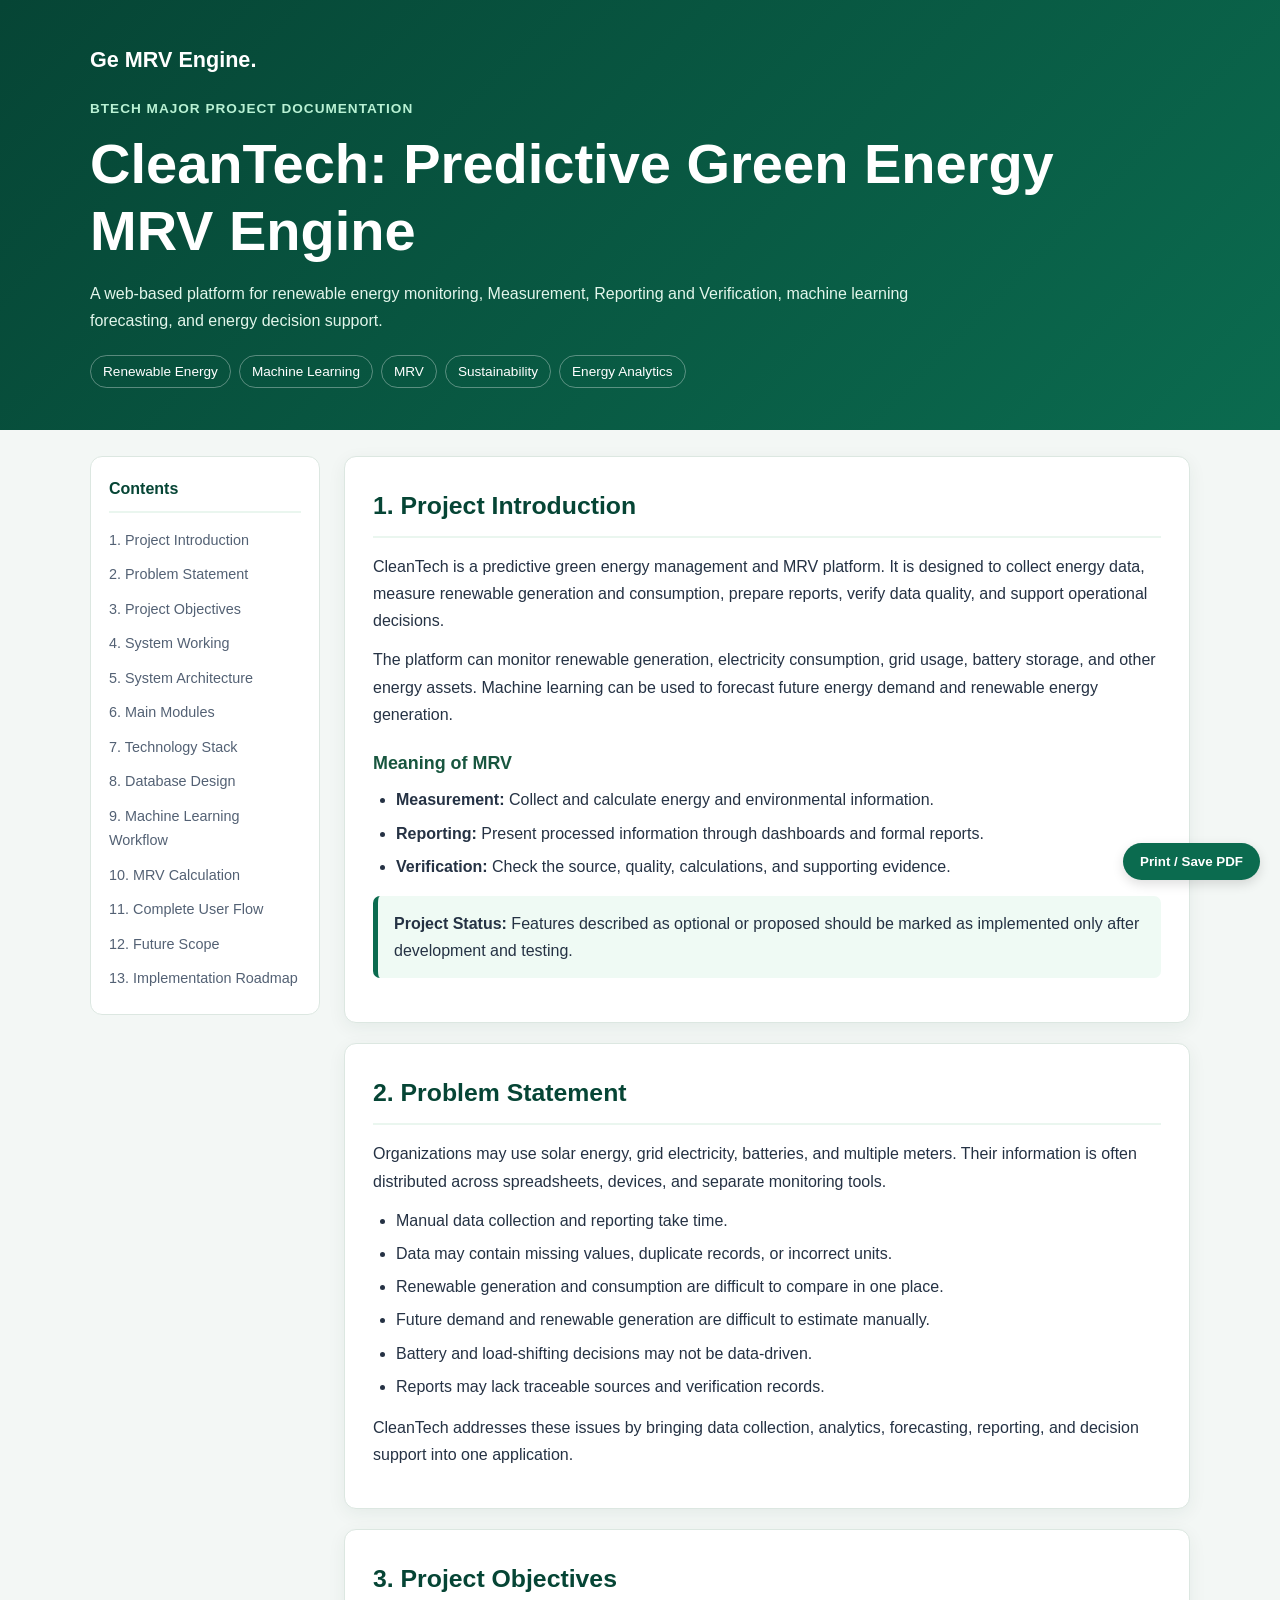
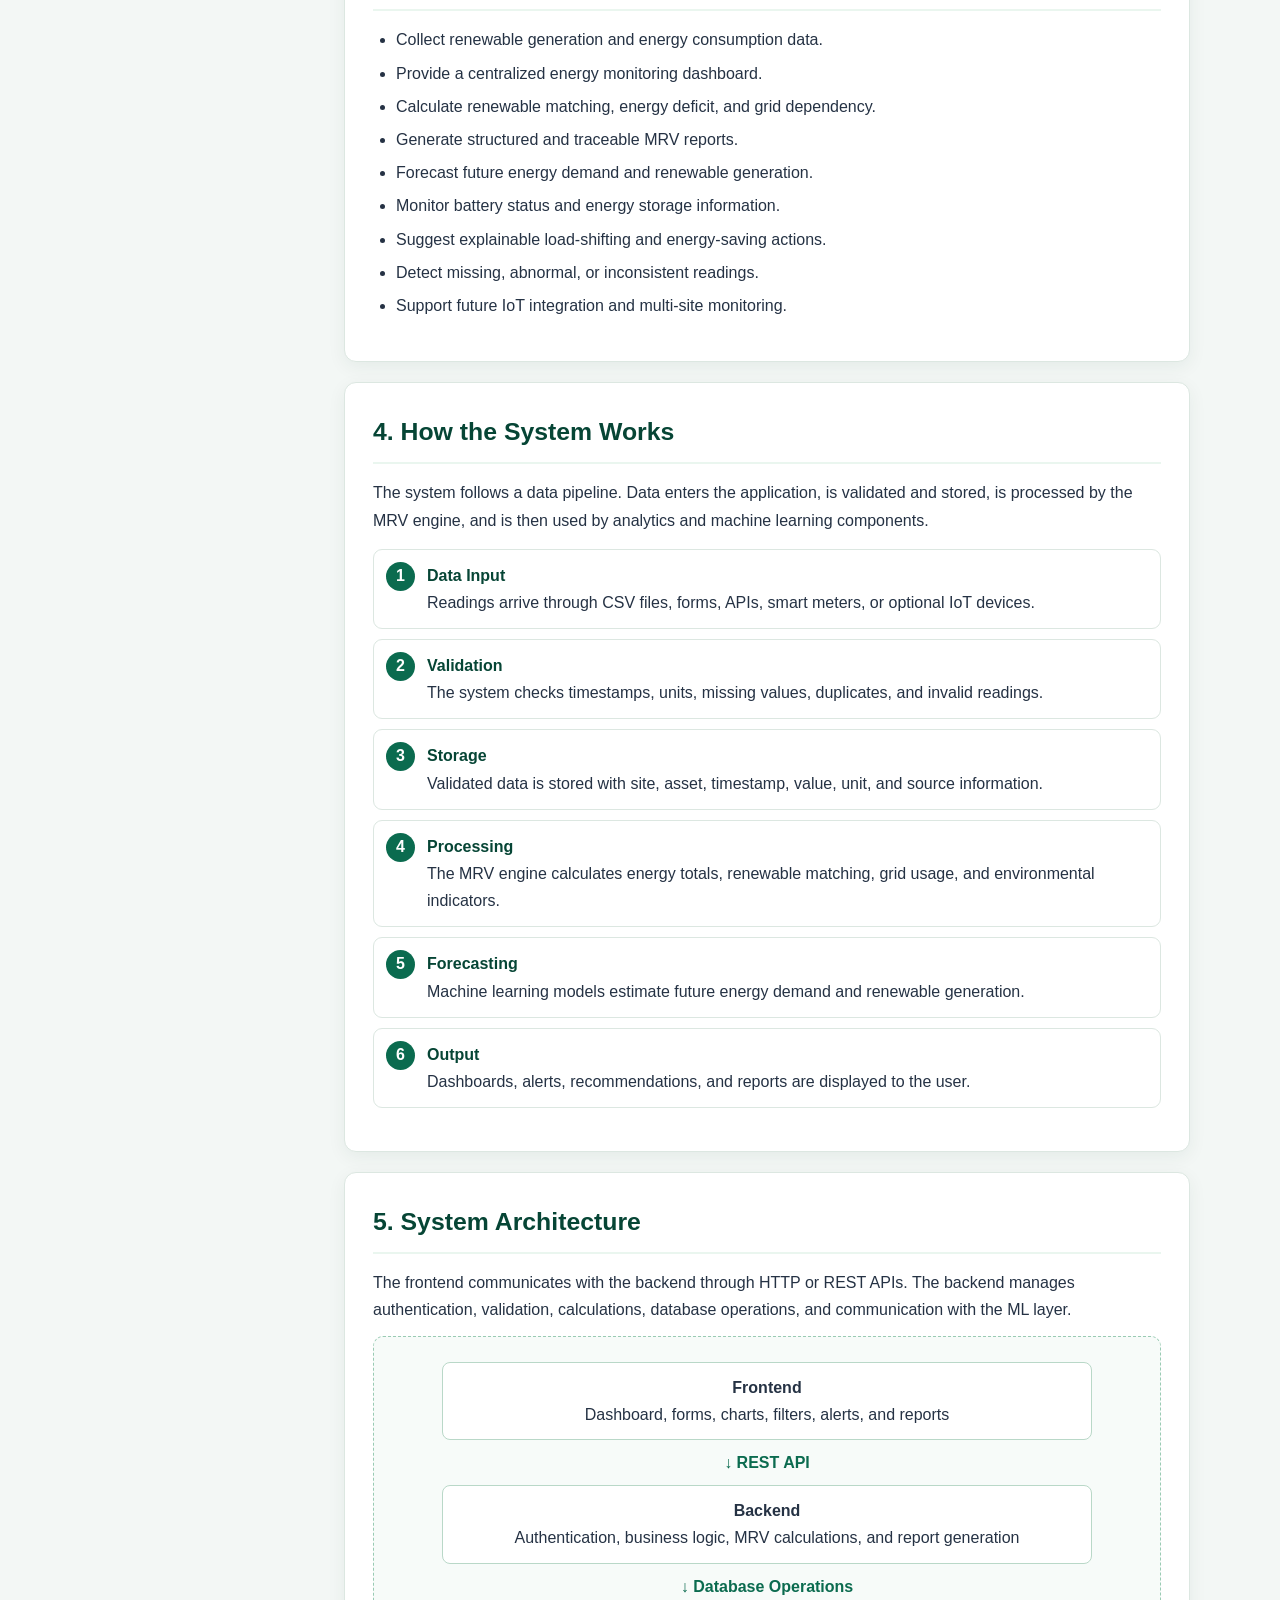
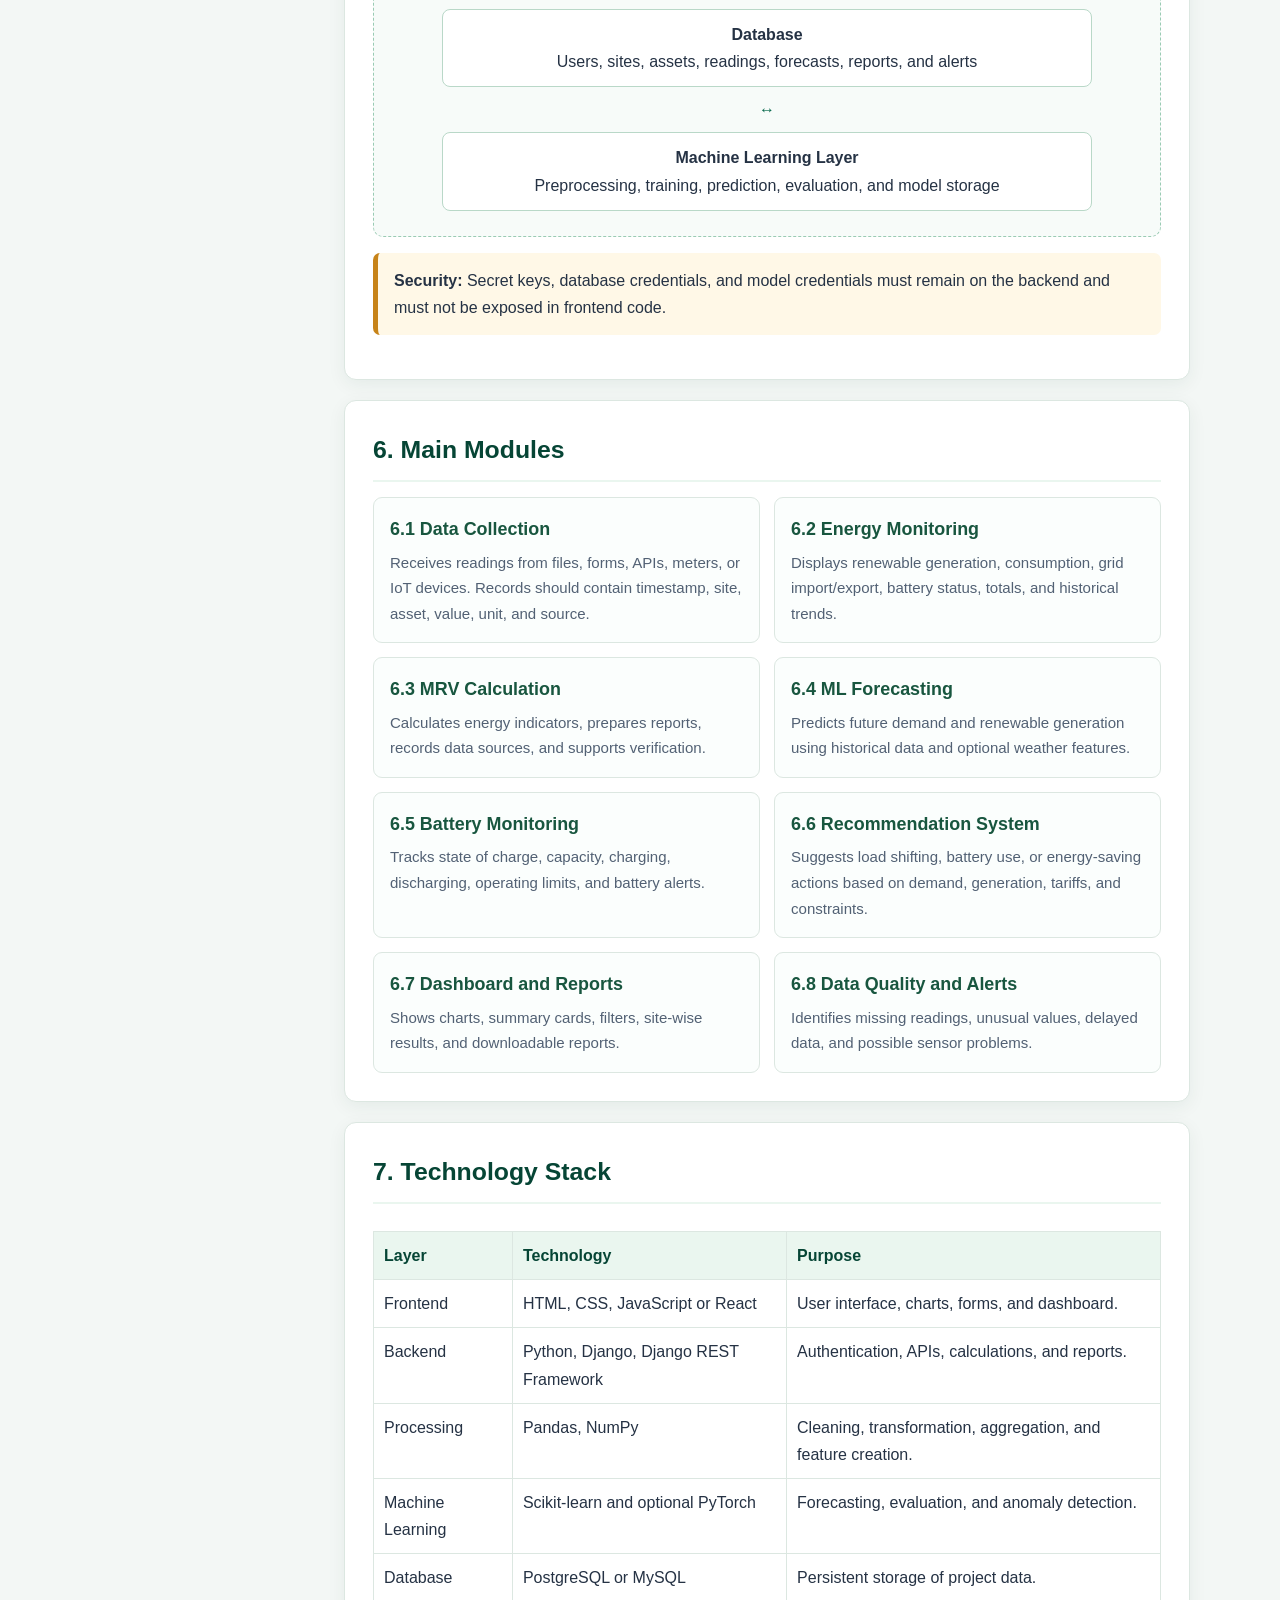
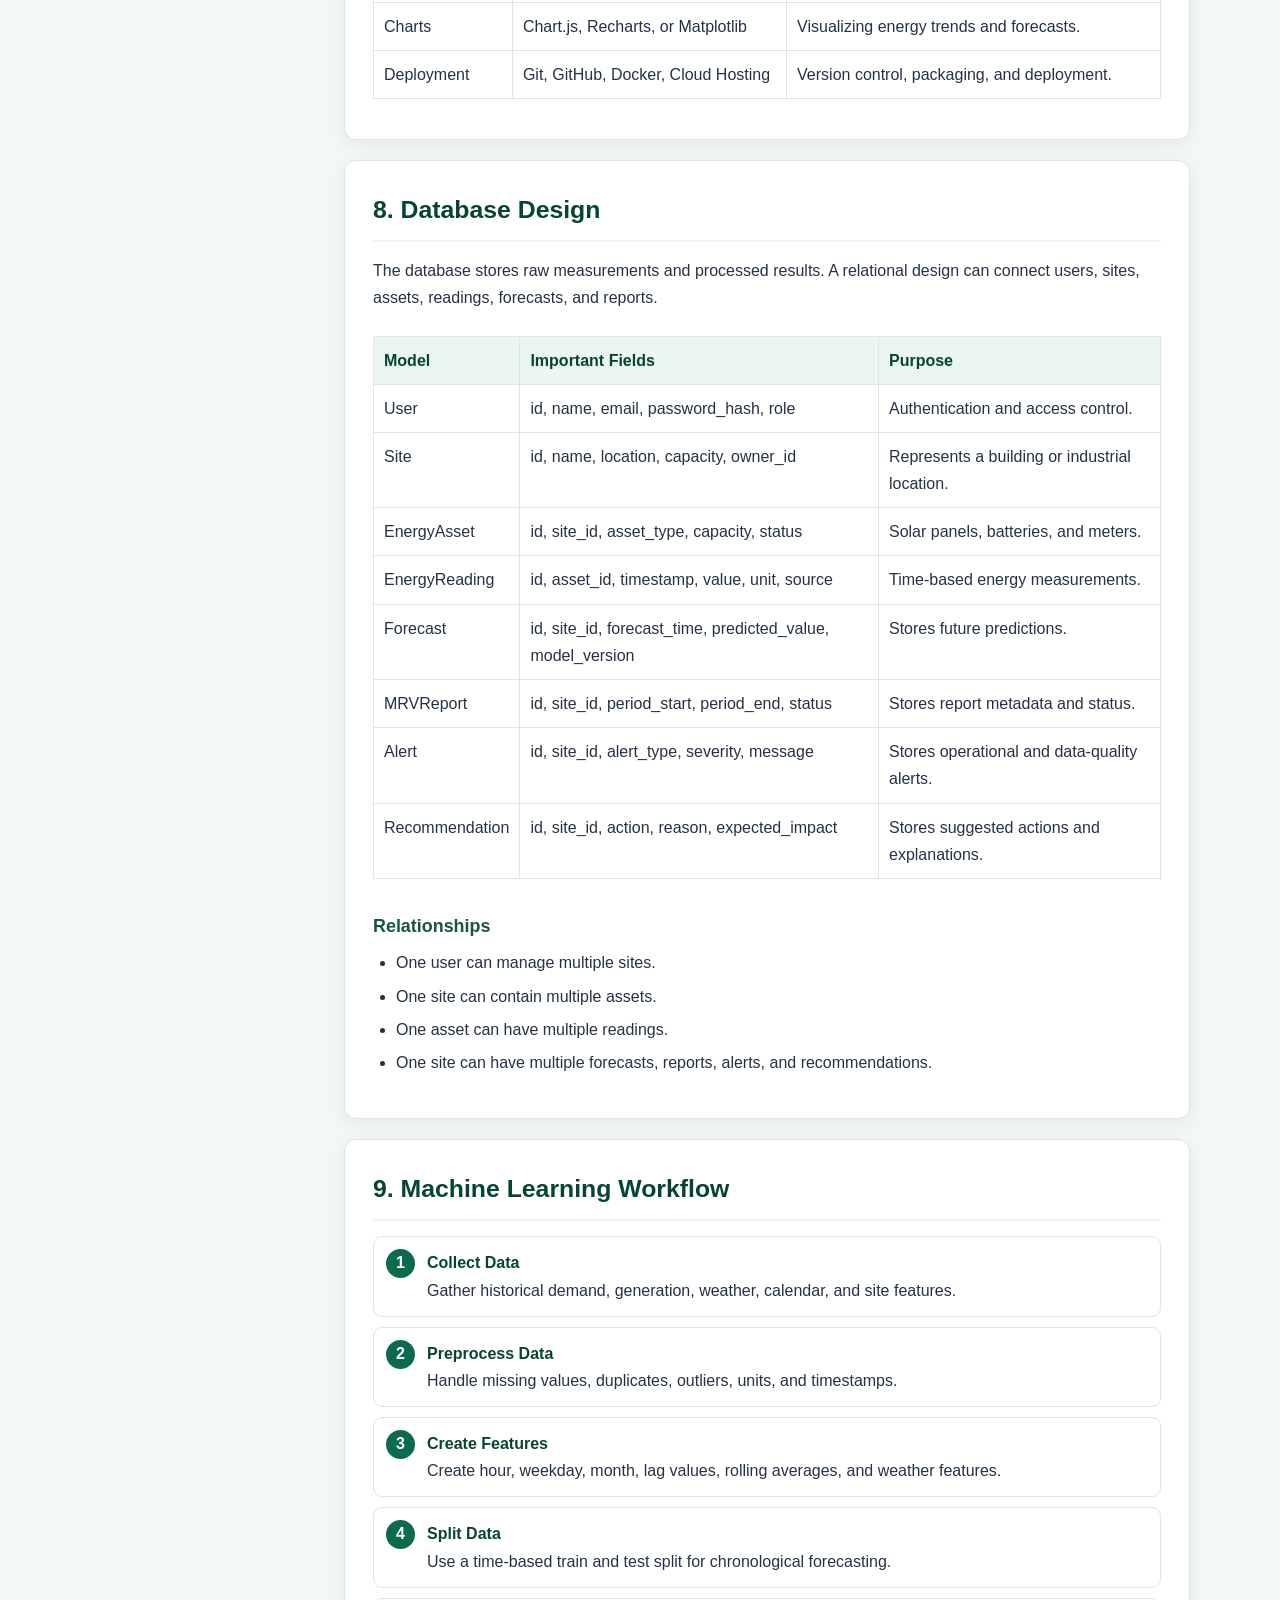
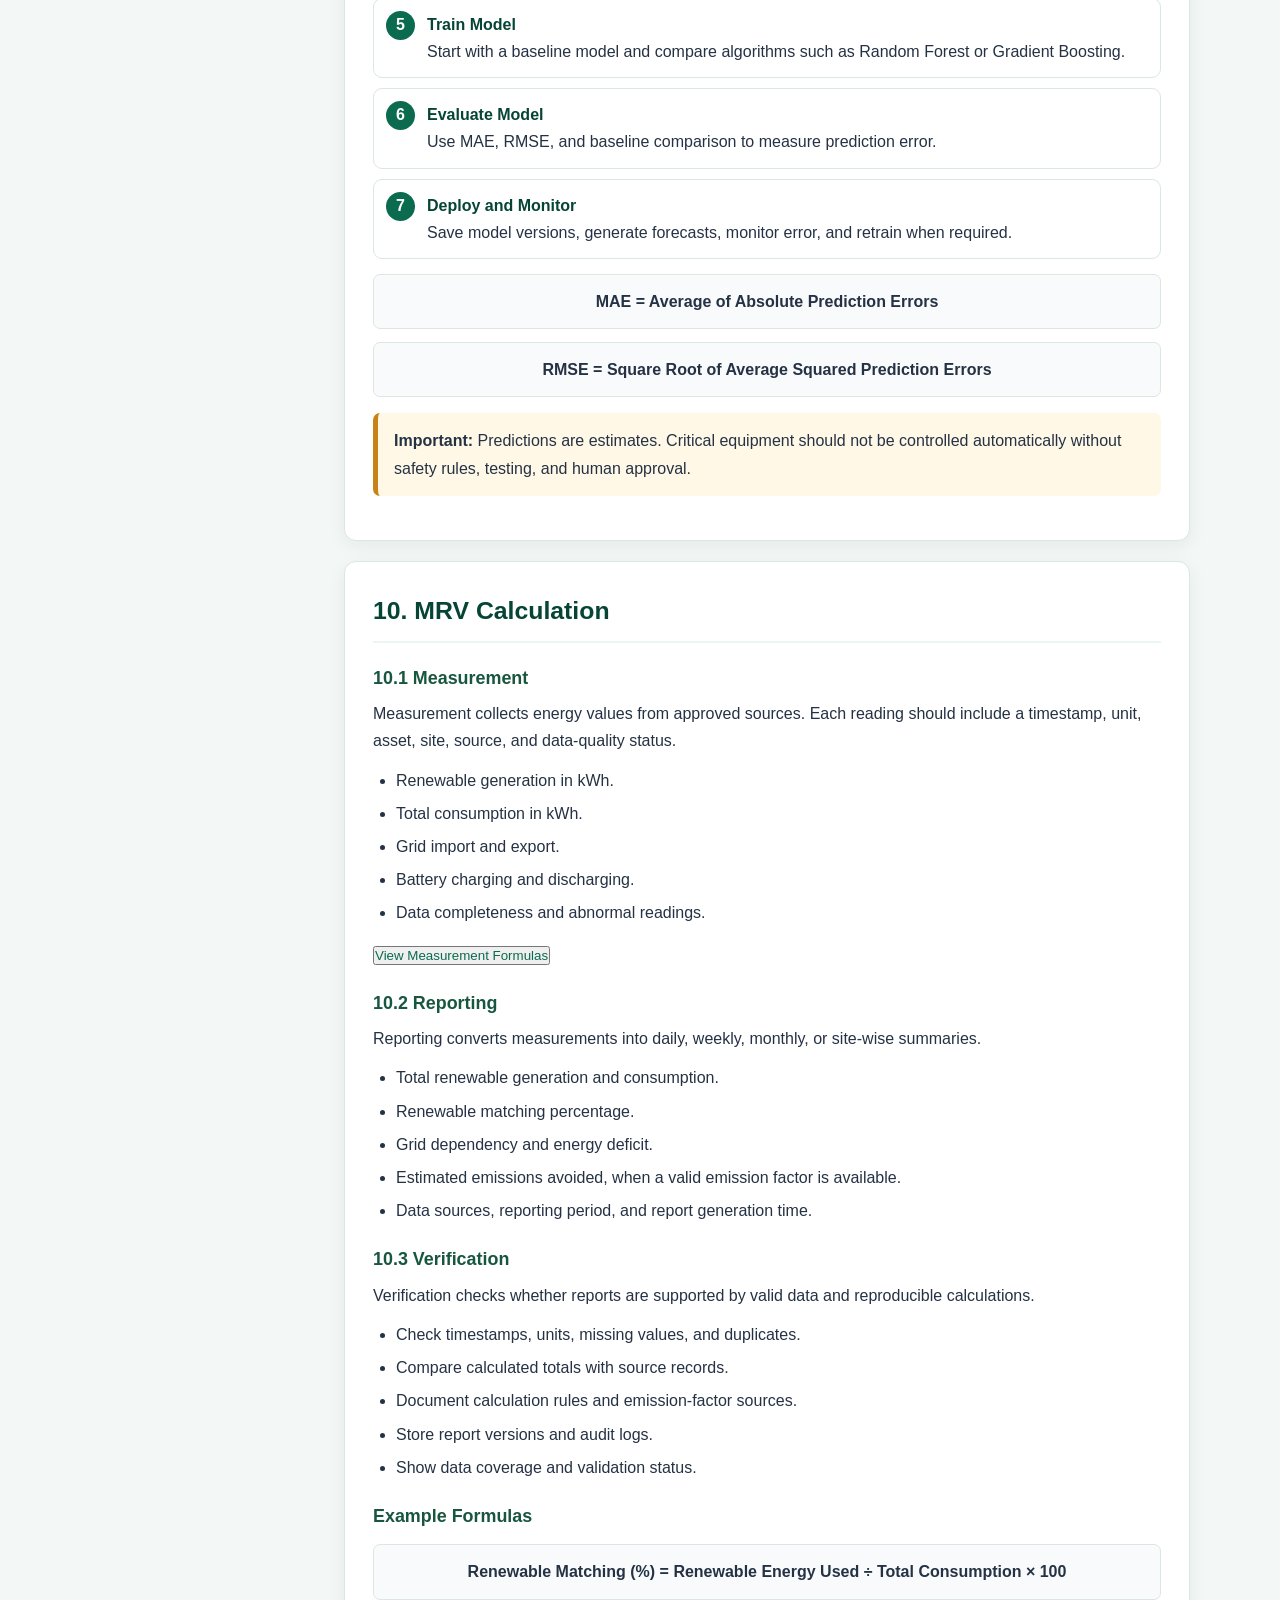
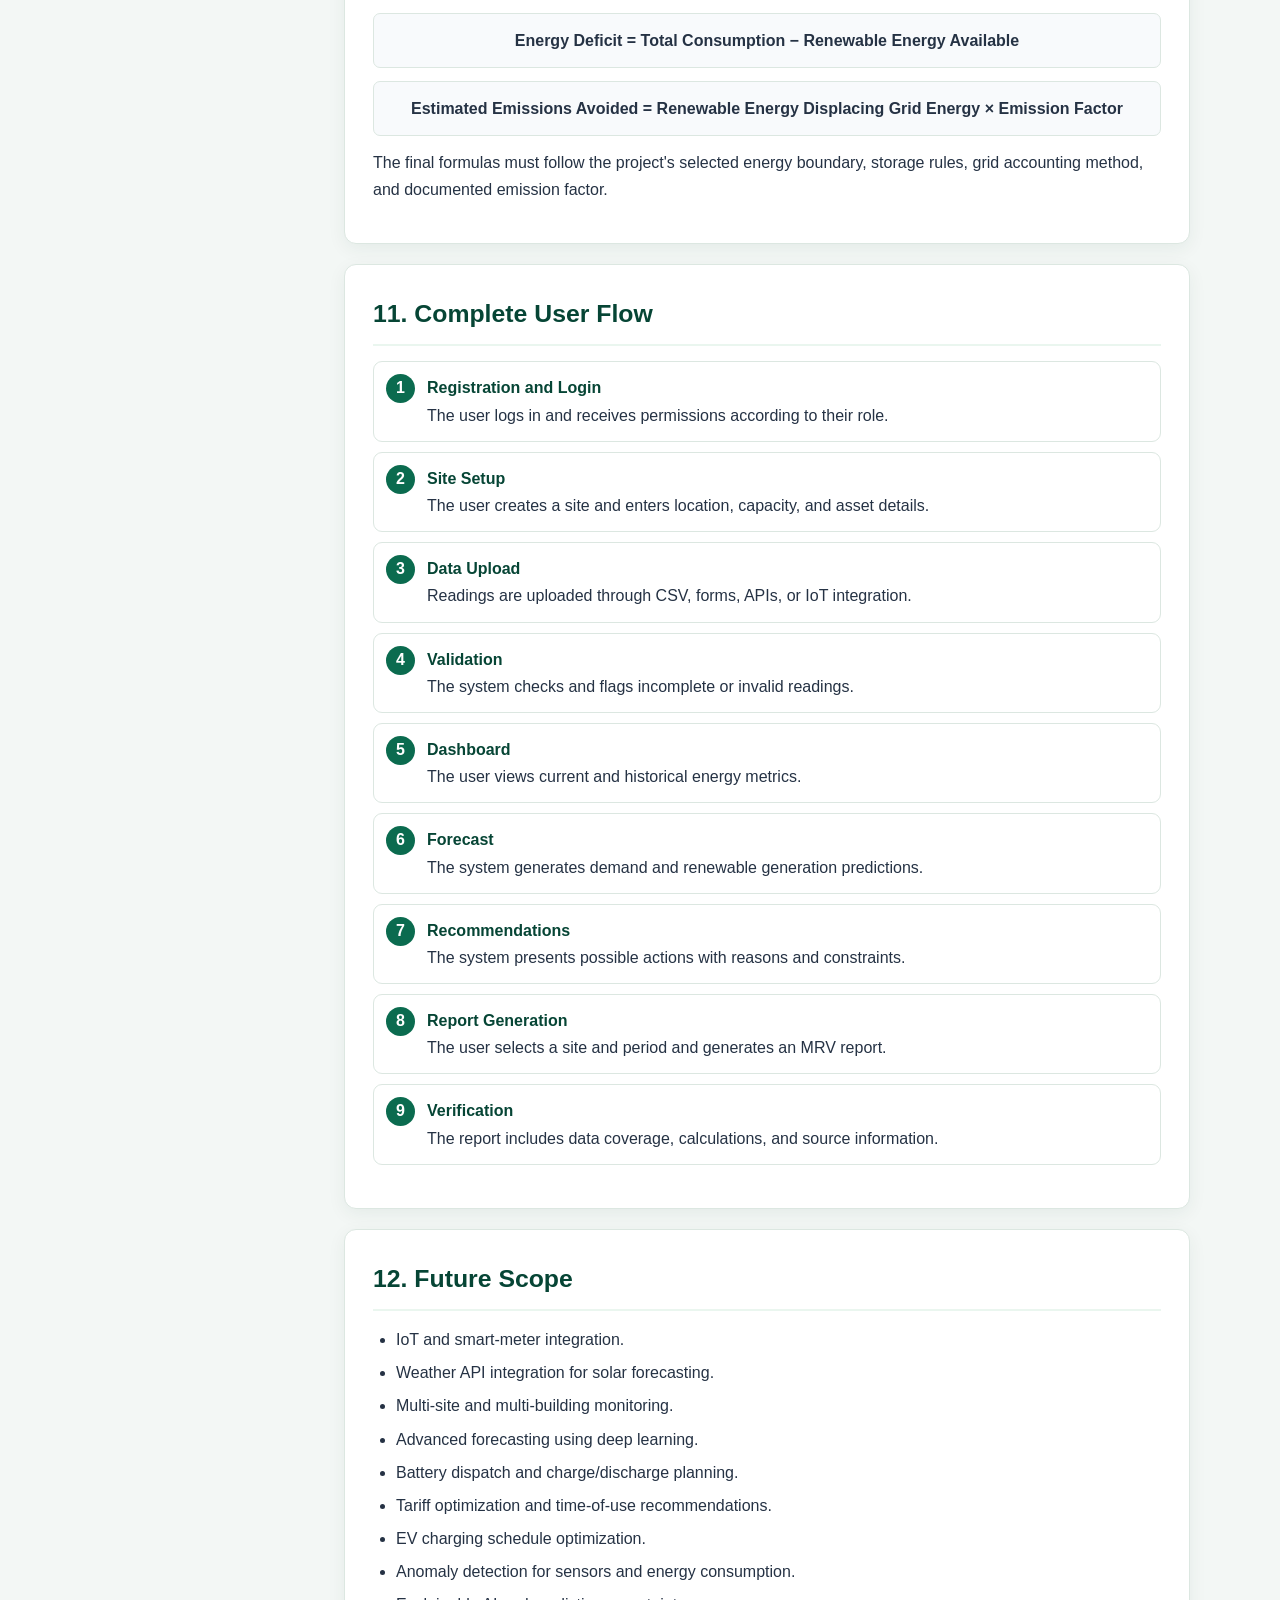
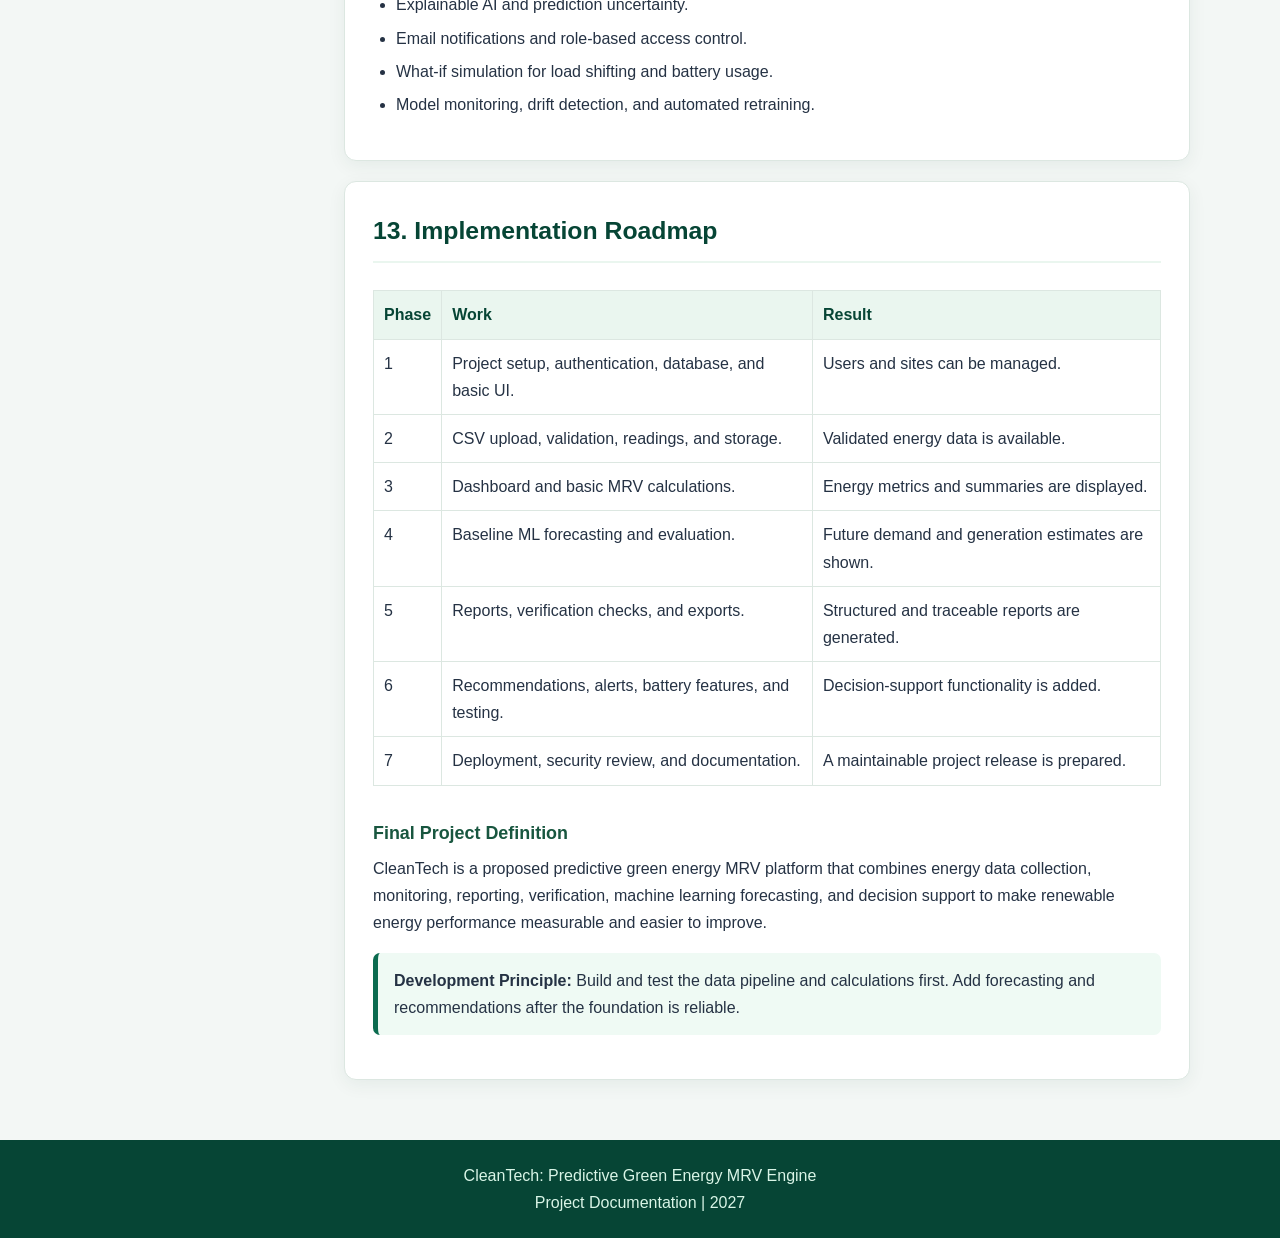
<file: detailed.html>
<!DOCTYPE html>
<html lang="en">

<head>
  <meta charset="UTF-8">

  <meta name="viewport" content="width=device-width, initial-scale=1.0">

  <meta name="description"
    content="CleanTech Predictive Green Energy MRV Engine Project Documentation">

  <title>CleanTech | Project Documentation</title>

  <style>

    /* ================================
       GLOBAL STYLES
    ================================= */

    :root {
      --green: #0b6b4f;
      --dark-green: #064535;
      --light-green: #eaf6ef;
      --text: #253244;
      --muted: #64748b;
      --border: #dce7e1;
      --white: #ffffff;
      --background: #f3f7f5;
    }

    * {
      box-sizing: border-box;
      margin: 0;
      padding: 0;
    }

    html {
      scroll-behavior: smooth;
    }

    body {
      font-family: "Segoe UI", Arial, sans-serif;
      background: var(--background);
      color: var(--text);
      line-height: 1.7;
      font-size: 16px;
    }

    a {
      color: var(--green);
      text-decoration: none;
    }

    .container {
      width: min(1100px, calc(100% - 32px));
      margin: auto;
    }

    /* ================================
       HEADER
    ================================= */

    header {
      background: linear-gradient(
        135deg,
        var(--dark-green),
        var(--green)
      );

      color: white;
      padding: 42px 0;
    }

    .brand {
      font-size: 1.35rem;
      font-weight: 800;
      margin-bottom: 18px;
    }

    .label {
      color: #b9f1d4;
      font-size: 0.85rem;
      font-weight: 700;
      letter-spacing: 1px;
      text-transform: uppercase;
    }

    h1 {
      font-size: clamp(2rem, 5vw, 3.5rem);
      line-height: 1.2;
      margin: 10px 0 16px;
    }

    header p {
      max-width: 850px;
      color: #e2f6eb;
    }

    .badges {
      display: flex;
      flex-wrap: wrap;
      gap: 8px;
      margin-top: 20px;
    }

    .badges span {
      border: 1px solid #ffffff55;
      border-radius: 20px;
      padding: 4px 12px;
      font-size: 0.85rem;
      color: white;
    }

    /* ================================
       MAIN LAYOUT
    ================================= */

    .layout {
      display: grid;
      grid-template-columns: 230px 1fr;
      gap: 24px;
      margin: 26px auto 40px;
    }

    aside {
      background: var(--white);
      border: 1px solid var(--border);
      border-radius: 12px;
      padding: 18px;
      height: max-content;
      position: sticky;
      top: 18px;
    }

    aside h2 {
      font-size: 1rem;
      color: var(--dark-green);
      margin-bottom: 10px;
    }

    aside a {
      display: block;
      color: #536174;
      font-size: 0.9rem;
      padding: 5px 0;
    }

    aside a:hover {
      color: var(--green);
      font-weight: 600;
    }

    main {
      min-width: 0;
    }

    section {
      background: var(--white);
      border: 1px solid var(--border);
      border-radius: 12px;
      padding: 28px;
      margin-bottom: 20px;
      box-shadow: 0 5px 18px #123c2810;
      scroll-margin-top: 20px;
    }

    h2 {
      color: var(--dark-green);
      font-size: 1.55rem;
      border-bottom: 2px solid var(--light-green);
      padding-bottom: 9px;
      margin-bottom: 15px;
    }

    h3 {
      color: #18563f;
      font-size: 1.12rem;
      margin: 20px 0 7px;
    }

    p {
      margin-bottom: 12px;
    }

    ul,
    ol {
      padding-left: 23px;
      margin: 8px 0 14px;
    }

    li {
      margin-bottom: 6px;
    }

    /* ================================
       NOTES AND CARDS
    ================================= */

    .note {
      background: #effaf4;
      border-left: 5px solid var(--green);
      padding: 14px 16px;
      border-radius: 7px;
      margin: 16px 0;
    }

    .warning {
      background: #fff8e7;
      border-left: 5px solid #c78318;
      padding: 14px 16px;
      border-radius: 7px;
      margin: 16px 0;
    }

    .grid {
      display: grid;
      grid-template-columns: repeat(2, minmax(0, 1fr));
      gap: 14px;
    }

    .card {
      border: 1px solid var(--border);
      border-radius: 9px;
      padding: 16px;
      background: #fbfefd;
    }

    .card h3 {
      margin: 0 0 5px;
    }

    .card p {
      font-size: 0.94rem;
      color: #526174;
      margin: 0;
    }

    /* ================================
       SYSTEM ARCHITECTURE
    ================================= */

    .architecture {
      text-align: center;
      background: #f7fbf9;
      border: 1px dashed #9acbb4;
      border-radius: 10px;
      padding: 16px;
    }

    .layer {
      background: white;
      border: 1px solid #b9d8c8;
      border-radius: 8px;
      padding: 11px;
      margin: 9px auto;
      max-width: 650px;
    }

    .arrow {
      color: var(--green);
      font-weight: 800;
    }

    /* ================================
       FLOW STEPS
    ================================= */

    .flow {
      display: grid;
      gap: 10px;
      margin: 15px 0;
    }

    .step {
      display: flex;
      gap: 12px;
      border: 1px solid var(--border);
      border-radius: 9px;
      padding: 12px;
    }

    .number {
      background: var(--green);
      color: white;
      border-radius: 50%;
      width: 29px;
      height: 29px;
      min-width: 29px;
      text-align: center;
      font-weight: 700;
    }

    .step strong {
      display: block;
      color: var(--dark-green);
    }

    /* ================================
       TABLES
    ================================= */

    .table-wrap {
      overflow-x: auto;
    }

    table {
      border-collapse: collapse;
      width: 100%;
      min-width: 570px;
      margin: 12px 0;
    }

    th,
    td {
      border: 1px solid var(--border);
      padding: 10px;
      text-align: left;
      vertical-align: top;
    }

    th {
      background: var(--light-green);
      color: var(--dark-green);
    }

    /* ================================
       FORMULAS
    ================================= */

    .formula {
      background: #f8fafc;
      border: 1px solid var(--border);
      padding: 13px;
      text-align: center;
      font-weight: 700;
      border-radius: 7px;
      margin: 13px 0;
    }

    /* ================================
       FOOTER AND PRINT BUTTON
    ================================= */

    footer {
      background: var(--dark-green);
      color: #d9f5e7;
      text-align: center;
      padding: 22px;
    }

    .print {
      position: fixed;
      right: 20px;
      bottom: 20px;
      background: var(--green);
      color: white;
      border: 0;
      border-radius: 24px;
      padding: 11px 17px;
      font-weight: 700;
      cursor: pointer;
      box-shadow: 0 4px 12px #0002;
    }

    .print:hover {
      background: var(--dark-green);
    }

    /* ================================
       RESPONSIVE DESIGN
    ================================= */

    @media (max-width: 850px) {

      .layout {
        grid-template-columns: 1fr;
      }

      aside {
        position: static;
      }

      aside nav {
        display: grid;
        grid-template-columns: repeat(2, 1fr);
        gap: 0 15px;
      }

      .grid {
        grid-template-columns: 1fr;
      }

    }

    @media (max-width: 520px) {

      section {
        padding: 20px;
      }

      .container {
        width: calc(100% - 22px);
      }

      aside nav {
        grid-template-columns: 1fr;
      }

      h1 {
        font-size: 2rem;
      }

    }

    /* ================================
       PRINT / PDF STYLING
    ================================= */

    @media print {

      @page {
        size: A4;
        margin: 15mm;
      }

      body {
        background: white;
        font-size: 11pt;
        line-height: 1.5;
      }

      header {
        background: white !important;
        color: black;
        padding: 0 0 18px;
        border-bottom: 2px solid black;
      }

      header p,
      .label {
        color: #333;
      }

      .layout {
        display: block;
        margin-top: 12px;
      }

      aside,
      .print {
        display: none !important;
      }

      section {
        box-shadow: none;
        border: 0;
        border-radius: 0;
        padding: 0;
        margin-bottom: 22px;
      }

      h2 {
        color: black;
        font-size: 17pt;
        break-after: avoid;
      }

      h3 {
        break-after: avoid;
      }

      .card,
      .step,
      .architecture,
      .note,
      .warning {
        break-inside: avoid;
      }

      footer {
        background: white;
        color: black;
        border-top: 1px solid black;
      }

    }

  </style>

</head>

<body>

  <!-- ================================
       HEADER
  ================================= -->

  <header>

    <div class="container">

      <div class="brand">
        Ge MRV Engine.
      </div>

      <div class="label">
        BTech Major Project Documentation
      </div>

      <h1>
        CleanTech: Predictive Green Energy MRV Engine
      </h1>

      <p>
        A web-based platform for renewable energy monitoring,
        Measurement, Reporting and Verification, machine learning
        forecasting, and energy decision support.
      </p>

      <div class="badges">
        <span>Renewable Energy</span>
        <span>Machine Learning</span>
        <span>MRV</span>
        <span>Sustainability</span>
        <span>Energy Analytics</span>
      </div>

    </div>

  </header>


  <!-- ================================
       MAIN CONTENT
  ================================= -->

  <div class="container layout">


    <!-- ================================
         SIDEBAR
    ================================= -->

    <aside>

      <h2>
        Contents
      </h2>

      <nav>

        <a href="#introduction">
          1. Project Introduction
        </a>

        <a href="#problem">
          2. Problem Statement
        </a>

        <a href="#objectives">
          3. Project Objectives
        </a>

        <a href="#working">
          4. System Working
        </a>

        <a href="#architecture">
          5. System Architecture
        </a>

        <a href="#modules">
          6. Main Modules
        </a>

        <a href="#technology">
          7. Technology Stack
        </a>

        <a href="#database">
          8. Database Design
        </a>

        <a href="#ml">
          9. Machine Learning Workflow
        </a>

        <a href="#mrv">
          10. MRV Calculation
        </a>

        <a href="#userflow">
          11. Complete User Flow
        </a>

        <a href="#future">
          12. Future Scope
        </a>

        <a href="#roadmap">
          13. Implementation Roadmap
        </a>

      </nav>

    </aside>


    <!-- ================================
         DOCUMENTATION
    ================================= -->

    <main>


      <!-- 1. PROJECT INTRODUCTION -->

      <section id="introduction">

        <h2>
          1. Project Introduction
        </h2>

        <p>
          CleanTech is a predictive green energy management
          and MRV platform. It is designed to collect energy
          data, measure renewable generation and consumption,
          prepare reports, verify data quality, and support
          operational decisions.
        </p>

        <p>
          The platform can monitor renewable generation,
          electricity consumption, grid usage, battery storage,
          and other energy assets. Machine learning can be
          used to forecast future energy demand and renewable
          energy generation.
        </p>

        <h3>
          Meaning of MRV
        </h3>

        <ul>

          <li>
            <strong>Measurement:</strong>
            Collect and calculate energy and environmental
            information.
          </li>

          <li>
            <strong>Reporting:</strong>
            Present processed information through dashboards
            and formal reports.
          </li>

          <li>
            <strong>Verification:</strong>
            Check the source, quality, calculations, and
            supporting evidence.
          </li>

        </ul>

        <div class="note">

          <strong>Project Status:</strong>

          Features described as optional or proposed should
          be marked as implemented only after development
          and testing.

        </div>

      </section>


      <!-- 2. PROBLEM STATEMENT -->

      <section id="problem">

        <h2>
          2. Problem Statement
        </h2>

        <p>
          Organizations may use solar energy, grid electricity,
          batteries, and multiple meters. Their information is
          often distributed across spreadsheets, devices, and
          separate monitoring tools.
        </p>

        <ul>

          <li>
            Manual data collection and reporting take time.
          </li>

          <li>
            Data may contain missing values, duplicate records,
            or incorrect units.
          </li>

          <li>
            Renewable generation and consumption are difficult
            to compare in one place.
          </li>

          <li>
            Future demand and renewable generation are difficult
            to estimate manually.
          </li>

          <li>
            Battery and load-shifting decisions may not be
            data-driven.
          </li>

          <li>
            Reports may lack traceable sources and verification
            records.
          </li>

        </ul>

        <p>
          CleanTech addresses these issues by bringing data
          collection, analytics, forecasting, reporting, and
          decision support into one application.
        </p>

      </section>


      <!-- 3. OBJECTIVES -->

      <section id="objectives">

        <h2>
          3. Project Objectives
        </h2>

        <ul>

          <li>
            Collect renewable generation and energy
            consumption data.
          </li>

          <li>
            Provide a centralized energy monitoring dashboard.
          </li>

          <li>
            Calculate renewable matching, energy deficit,
            and grid dependency.
          </li>

          <li>
            Generate structured and traceable MRV reports.
          </li>

          <li>
            Forecast future energy demand and renewable
            generation.
          </li>

          <li>
            Monitor battery status and energy storage
            information.
          </li>

          <li>
            Suggest explainable load-shifting and
            energy-saving actions.
          </li>

          <li>
            Detect missing, abnormal, or inconsistent readings.
          </li>

          <li>
            Support future IoT integration and multi-site
            monitoring.
          </li>

        </ul>

      </section>


      <!-- 4. HOW SYSTEM WORKS -->

      <section id="working">

        <h2>
          4. How the System Works
        </h2>

        <p>
          The system follows a data pipeline. Data enters the
          application, is validated and stored, is processed
          by the MRV engine, and is then used by analytics
          and machine learning components.
        </p>

        <div class="flow">


          <div class="step">

            <div class="number">
              1
            </div>

            <div>

              <strong>
                Data Input
              </strong>

              Readings arrive through CSV files, forms,
              APIs, smart meters, or optional IoT devices.

            </div>

          </div>


          <div class="step">

            <div class="number">
              2
            </div>

            <div>

              <strong>
                Validation
              </strong>

              The system checks timestamps, units,
              missing values, duplicates, and invalid readings.

            </div>

          </div>


          <div class="step">

            <div class="number">
              3
            </div>

            <div>

              <strong>
                Storage
              </strong>

              Validated data is stored with site, asset,
              timestamp, value, unit, and source information.

            </div>

          </div>


          <div class="step">

            <div class="number">
              4
            </div>

            <div>

              <strong>
                Processing
              </strong>

              The MRV engine calculates energy totals,
              renewable matching, grid usage, and
              environmental indicators.

            </div>

          </div>


          <div class="step">

            <div class="number">
              5
            </div>

            <div>

              <strong>
                Forecasting
              </strong>

              Machine learning models estimate future
              energy demand and renewable generation.

            </div>

          </div>


          <div class="step">

            <div class="number">
              6
            </div>

            <div>

              <strong>
                Output
              </strong>

              Dashboards, alerts, recommendations,
              and reports are displayed to the user.

            </div>

          </div>


        </div>

      </section>


      <!-- 5. SYSTEM ARCHITECTURE -->

      <section id="architecture">

        <h2>
          5. System Architecture
        </h2>

        <p>
          The frontend communicates with the backend through
          HTTP or REST APIs. The backend manages authentication,
          validation, calculations, database operations, and
          communication with the ML layer.
        </p>

        <div class="architecture">


          <div class="layer">

            <strong>
              Frontend
            </strong>

            <br>

            Dashboard, forms, charts, filters,
            alerts, and reports

          </div>


          <div class="arrow">
            ↓ REST API
          </div>


          <div class="layer">

            <strong>
              Backend
            </strong>

            <br>

            Authentication, business logic,
            MRV calculations, and report generation

          </div>


          <div class="arrow">
            ↓ Database Operations
          </div>


          <div class="layer">

            <strong>
              Database
            </strong>

            <br>

            Users, sites, assets, readings,
            forecasts, reports, and alerts

          </div>


          <div class="arrow">
            ↔
          </div>


          <div class="layer">

            <strong>
              Machine Learning Layer
            </strong>

            <br>

            Preprocessing, training, prediction,
            evaluation, and model storage

          </div>


        </div>

        <div class="warning">

          <strong>
            Security:
          </strong>

          Secret keys, database credentials, and model
          credentials must remain on the backend and must
          not be exposed in frontend code.

        </div>

      </section>


      <!-- 6. MAIN MODULES -->

      <section id="modules">

        <h2>
          6. Main Modules
        </h2>

        <div class="grid">


          <div class="card">

            <h3>
              6.1 Data Collection
            </h3>

            <p>
              Receives readings from files, forms, APIs,
              meters, or IoT devices. Records should contain
              timestamp, site, asset, value, unit, and source.
            </p>

          </div>


          <div class="card">

            <h3>
              6.2 Energy Monitoring
            </h3>

            <p>
              Displays renewable generation, consumption,
              grid import/export, battery status, totals,
              and historical trends.
            </p>

          </div>


          <div class="card">

            <h3>
              6.3 MRV Calculation
            </h3>

            <p>
              Calculates energy indicators, prepares reports,
              records data sources, and supports verification.
            </p>

          </div>


          <div class="card">

            <h3>
              6.4 ML Forecasting
            </h3>

            <p>
              Predicts future demand and renewable generation
              using historical data and optional weather features.
            </p>

          </div>


          <div class="card">

            <h3>
              6.5 Battery Monitoring
            </h3>

            <p>
              Tracks state of charge, capacity, charging,
              discharging, operating limits, and battery alerts.
            </p>

          </div>


          <div class="card">

            <h3>
              6.6 Recommendation System
            </h3>

            <p>
              Suggests load shifting, battery use, or
              energy-saving actions based on demand,
              generation, tariffs, and constraints.
            </p>

          </div>


          <div class="card">

            <h3>
              6.7 Dashboard and Reports
            </h3>

            <p>
              Shows charts, summary cards, filters,
              site-wise results, and downloadable reports.
            </p>

          </div>


          <div class="card">

            <h3>
              6.8 Data Quality and Alerts
            </h3>

            <p>
              Identifies missing readings, unusual values,
              delayed data, and possible sensor problems.
            </p>

          </div>


        </div>

      </section>


      <!-- 7. TECHNOLOGY STACK -->

      <section id="technology">

        <h2>
          7. Technology Stack
        </h2>

        <div class="table-wrap">

          <table>

            <tr>
              <th>
                Layer
              </th>

              <th>
                Technology
              </th>

              <th>
                Purpose
              </th>
            </tr>


            <tr>

              <td>
                Frontend
              </td>

              <td>
                HTML, CSS, JavaScript or React
              </td>

              <td>
                User interface, charts, forms,
                and dashboard.
              </td>

            </tr>


            <tr>

              <td>
                Backend
              </td>

              <td>
                Python, Django, Django REST Framework
              </td>

              <td>
                Authentication, APIs, calculations,
                and reports.
              </td>

            </tr>


            <tr>

              <td>
                Processing
              </td>

              <td>
                Pandas, NumPy
              </td>

              <td>
                Cleaning, transformation, aggregation,
                and feature creation.
              </td>

            </tr>


            <tr>

              <td>
                Machine Learning
              </td>

              <td>
                Scikit-learn and optional PyTorch
              </td>

              <td>
                Forecasting, evaluation,
                and anomaly detection.
              </td>

            </tr>


            <tr>

              <td>
                Database
              </td>

              <td>
                PostgreSQL or MySQL
              </td>

              <td>
                Persistent storage of project data.
              </td>

            </tr>


            <tr>

              <td>
                Charts
              </td>

              <td>
                Chart.js, Recharts, or Matplotlib
              </td>

              <td>
                Visualizing energy trends
                and forecasts.
              </td>

            </tr>


            <tr>

              <td>
                Deployment
              </td>

              <td>
                Git, GitHub, Docker, Cloud Hosting
              </td>

              <td>
                Version control, packaging,
                and deployment.
              </td>

            </tr>


          </table>

        </div>

      </section>


      <!-- 8. DATABASE DESIGN -->

      <section id="database">

        <h2>
          8. Database Design
        </h2>

        <p>
          The database stores raw measurements and processed
          results. A relational design can connect users,
          sites, assets, readings, forecasts, and reports.
        </p>

        <div class="table-wrap">

          <table>

            <tr>

              <th>
                Model
              </th>

              <th>
                Important Fields
              </th>

              <th>
                Purpose
              </th>

            </tr>


            <tr>

              <td>
                User
              </td>

              <td>
                id, name, email, password_hash, role
              </td>

              <td>
                Authentication and access control.
              </td>

            </tr>


            <tr>

              <td>
                Site
              </td>

              <td>
                id, name, location, capacity, owner_id
              </td>

              <td>
                Represents a building or industrial location.
              </td>

            </tr>


            <tr>

              <td>
                EnergyAsset
              </td>

              <td>
                id, site_id, asset_type, capacity, status
              </td>

              <td>
                Solar panels, batteries, and meters.
              </td>

            </tr>


            <tr>

              <td>
                EnergyReading
              </td>

              <td>
                id, asset_id, timestamp, value, unit, source
              </td>

              <td>
                Time-based energy measurements.
              </td>

            </tr>


            <tr>

              <td>
                Forecast
              </td>

              <td>
                id, site_id, forecast_time,
                predicted_value, model_version
              </td>

              <td>
                Stores future predictions.
              </td>

            </tr>


            <tr>

              <td>
                MRVReport
              </td>

              <td>
                id, site_id, period_start,
                period_end, status
              </td>

              <td>
                Stores report metadata and status.
              </td>

            </tr>


            <tr>

              <td>
                Alert
              </td>

              <td>
                id, site_id, alert_type,
                severity, message
              </td>

              <td>
                Stores operational and data-quality alerts.
              </td>

            </tr>


            <tr>

              <td>
                Recommendation
              </td>

              <td>
                id, site_id, action,
                reason, expected_impact
              </td>

              <td>
                Stores suggested actions and explanations.
              </td>

            </tr>


          </table>

        </div>


        <h3>
          Relationships
        </h3>

        <ul>

          <li>
            One user can manage multiple sites.
          </li>

          <li>
            One site can contain multiple assets.
          </li>

          <li>
            One asset can have multiple readings.
          </li>

          <li>
            One site can have multiple forecasts,
            reports, alerts, and recommendations.
          </li>

        </ul>

      </section>


      <!-- 9. MACHINE LEARNING WORKFLOW -->

      <section id="ml">

        <h2>
          9. Machine Learning Workflow
        </h2>

        <div class="flow">


          <div class="step">

            <div class="number">
              1
            </div>

            <div>

              <strong>
                Collect Data
              </strong>

              Gather historical demand, generation,
              weather, calendar, and site features.

            </div>

          </div>


          <div class="step">

            <div class="number">
              2
            </div>

            <div>

              <strong>
                Preprocess Data
              </strong>

              Handle missing values, duplicates,
              outliers, units, and timestamps.

            </div>

          </div>


          <div class="step">

            <div class="number">
              3
            </div>

            <div>

              <strong>
                Create Features
              </strong>

              Create hour, weekday, month, lag values,
              rolling averages, and weather features.

            </div>

          </div>


          <div class="step">

            <div class="number">
              4
            </div>

            <div>

              <strong>
                Split Data
              </strong>

              Use a time-based train and test split
              for chronological forecasting.

            </div>

          </div>


          <div class="step">

            <div class="number">
              5
            </div>

            <div>

              <strong>
                Train Model
              </strong>

              Start with a baseline model and compare
              algorithms such as Random Forest
              or Gradient Boosting.

            </div>

          </div>


          <div class="step">

            <div class="number">
              6
            </div>

            <div>

              <strong>
                Evaluate Model
              </strong>

              Use MAE, RMSE, and baseline comparison
              to measure prediction error.

            </div>

          </div>


          <div class="step">

            <div class="number">
              7
            </div>

            <div>

              <strong>
                Deploy and Monitor
              </strong>

              Save model versions, generate forecasts,
              monitor error, and retrain when required.

            </div>

          </div>


        </div>


        <div class="formula">

          MAE = Average of Absolute Prediction Errors

        </div>


        <div class="formula">

          RMSE = Square Root of Average Squared Prediction Errors

        </div>


        <div class="warning">

          <strong>
            Important:
          </strong>

          Predictions are estimates. Critical equipment
          should not be controlled automatically without
          safety rules, testing, and human approval.

        </div>

      </section>


      <!-- 10. MRV CALCULATION -->

      <section id="mrv">

        <h2>
          10. MRV Calculation
        </h2>


        <h3>
          10.1 Measurement
        </h3>

        <p>
          Measurement collects energy values from approved
          sources. Each reading should include a timestamp,
          unit, asset, site, source, and data-quality status.
        </p>

        <ul>

          <li>
            Renewable generation in kWh.
          </li>

          <li>
            Total consumption in kWh.
          </li>

          <li>
            Grid import and export.
          </li>

          <li>
            Battery charging and discharging.
          </li>

          <li>
            Data completeness and abnormal readings.
          </li>

        </ul>
          <button><a href="calculation/measurement.html">View Measurement Formulas</a></button>

        <h3>
          10.2 Reporting
        </h3>

        <p>
          Reporting converts measurements into daily,
          weekly, monthly, or site-wise summaries.
        </p>

        <ul>

          <li>
            Total renewable generation and consumption.
          </li>

          <li>
            Renewable matching percentage.
          </li>

          <li>
            Grid dependency and energy deficit.
          </li>

          <li>
            Estimated emissions avoided, when a valid
            emission factor is available.
          </li>

          <li>
            Data sources, reporting period,
            and report generation time.
          </li>

        </ul>


        <h3>
          10.3 Verification
        </h3>

        <p>
          Verification checks whether reports are supported
          by valid data and reproducible calculations.
        </p>

        <ul>

          <li>
            Check timestamps, units, missing values,
            and duplicates.
          </li>

          <li>
            Compare calculated totals with source records.
          </li>

          <li>
            Document calculation rules and
            emission-factor sources.
          </li>

          <li>
            Store report versions and audit logs.
          </li>

          <li>
            Show data coverage and validation status.
          </li>

        </ul>


        <h3>
          Example Formulas
        </h3>


        <div class="formula">

          Renewable Matching (%) =

          Renewable Energy Used ÷ Total Consumption × 100

        </div>


        <div class="formula">

          Energy Deficit =

          Total Consumption − Renewable Energy Available

        </div>


        <div class="formula">

          Estimated Emissions Avoided =

          Renewable Energy Displacing Grid Energy ×
          Emission Factor

        </div>


        <p>
          The final formulas must follow the project's
          selected energy boundary, storage rules, grid
          accounting method, and documented emission factor.
        </p>

      </section>


      <!-- 11. COMPLETE USER FLOW -->

      <section id="userflow">

        <h2>
          11. Complete User Flow
        </h2>

        <div class="flow">


          <div class="step">

            <div class="number">
              1
            </div>

            <div>

              <strong>
                Registration and Login
              </strong>

              The user logs in and receives permissions
              according to their role.

            </div>

          </div>


          <div class="step">

            <div class="number">
              2
            </div>

            <div>

              <strong>
                Site Setup
              </strong>

              The user creates a site and enters
              location, capacity, and asset details.

            </div>

          </div>


          <div class="step">

            <div class="number">
              3
            </div>

            <div>

              <strong>
                Data Upload
              </strong>

              Readings are uploaded through CSV,
              forms, APIs, or IoT integration.

            </div>

          </div>


          <div class="step">

            <div class="number">
              4
            </div>

            <div>

              <strong>
                Validation
              </strong>

              The system checks and flags incomplete
              or invalid readings.

            </div>

          </div>


          <div class="step">

            <div class="number">
              5
            </div>

            <div>

              <strong>
                Dashboard
              </strong>

              The user views current and historical
              energy metrics.

            </div>

          </div>


          <div class="step">

            <div class="number">
              6
            </div>

            <div>

              <strong>
                Forecast
              </strong>

              The system generates demand and
              renewable generation predictions.

            </div>

          </div>


          <div class="step">

            <div class="number">
              7
            </div>

            <div>

              <strong>
                Recommendations
              </strong>

              The system presents possible actions
              with reasons and constraints.

            </div>

          </div>


          <div class="step">

            <div class="number">
              8
            </div>

            <div>

              <strong>
                Report Generation
              </strong>

              The user selects a site and period
              and generates an MRV report.

            </div>

          </div>


          <div class="step">

            <div class="number">
              9
            </div>

            <div>

              <strong>
                Verification
              </strong>

              The report includes data coverage,
              calculations, and source information.

            </div>

          </div>


        </div>

      </section>


      <!-- 12. FUTURE SCOPE -->

      <section id="future">

        <h2>
          12. Future Scope
        </h2>

        <ul>

          <li>
            IoT and smart-meter integration.
          </li>

          <li>
            Weather API integration for solar forecasting.
          </li>

          <li>
            Multi-site and multi-building monitoring.
          </li>

          <li>
            Advanced forecasting using deep learning.
          </li>

          <li>
            Battery dispatch and charge/discharge planning.
          </li>

          <li>
            Tariff optimization and time-of-use recommendations.
          </li>

          <li>
            EV charging schedule optimization.
          </li>

          <li>
            Anomaly detection for sensors and
            energy consumption.
          </li>

          <li>
            Explainable AI and prediction uncertainty.
          </li>

          <li>
            Email notifications and role-based access control.
          </li>

          <li>
            What-if simulation for load shifting
            and battery usage.
          </li>

          <li>
            Model monitoring, drift detection,
            and automated retraining.
          </li>

        </ul>

      </section>


      <!-- 13. IMPLEMENTATION ROADMAP -->

      <section id="roadmap">

        <h2>
          13. Implementation Roadmap
        </h2>

        <div class="table-wrap">

          <table>

            <tr>

              <th>
                Phase
              </th>

              <th>
                Work
              </th>

              <th>
                Result
              </th>

            </tr>


            <tr>

              <td>
                1
              </td>

              <td>
                Project setup, authentication,
                database, and basic UI.
              </td>

              <td>
                Users and sites can be managed.
              </td>

            </tr>


            <tr>

              <td>
                2
              </td>

              <td>
                CSV upload, validation,
                readings, and storage.
              </td>

              <td>
                Validated energy data is available.
              </td>

            </tr>


            <tr>

              <td>
                3
              </td>

              <td>
                Dashboard and basic MRV calculations.
              </td>

              <td>
                Energy metrics and summaries are displayed.
              </td>

            </tr>


            <tr>

              <td>
                4
              </td>

              <td>
                Baseline ML forecasting and evaluation.
              </td>

              <td>
                Future demand and generation estimates
                are shown.
              </td>

            </tr>


            <tr>

              <td>
                5
              </td>

              <td>
                Reports, verification checks,
                and exports.
              </td>

              <td>
                Structured and traceable reports
                are generated.
              </td>

            </tr>


            <tr>

              <td>
                6
              </td>

              <td>
                Recommendations, alerts, battery
                features, and testing.
              </td>

              <td>
                Decision-support functionality is added.
              </td>

            </tr>


            <tr>

              <td>
                7
              </td>

              <td>
                Deployment, security review,
                and documentation.
              </td>

              <td>
                A maintainable project release is prepared.
              </td>

            </tr>


          </table>

        </div>


        <h3>
          Final Project Definition
        </h3>

        <p>
          CleanTech is a proposed predictive green energy
          MRV platform that combines energy data collection,
          monitoring, reporting, verification, machine
          learning forecasting, and decision support to
          make renewable energy performance measurable
          and easier to improve.
        </p>


        <div class="note">

          <strong>
            Development Principle:
          </strong>

          Build and test the data pipeline and calculations
          first. Add forecasting and recommendations after
          the foundation is reliable.

        </div>

      </section>


    </main>

  </div>


  <!-- ================================
       FOOTER
  ================================= -->

  <footer>

    CleanTech: Predictive Green Energy MRV Engine

    <br>

    Project Documentation | 2027

  </footer>


  <!-- ================================
       PRINT / SAVE PDF BUTTON
  ================================= -->

  <button
    class="print"
    onclick="window.print()">

    Print / Save PDF

  </button>


</body>

</html>
</file>
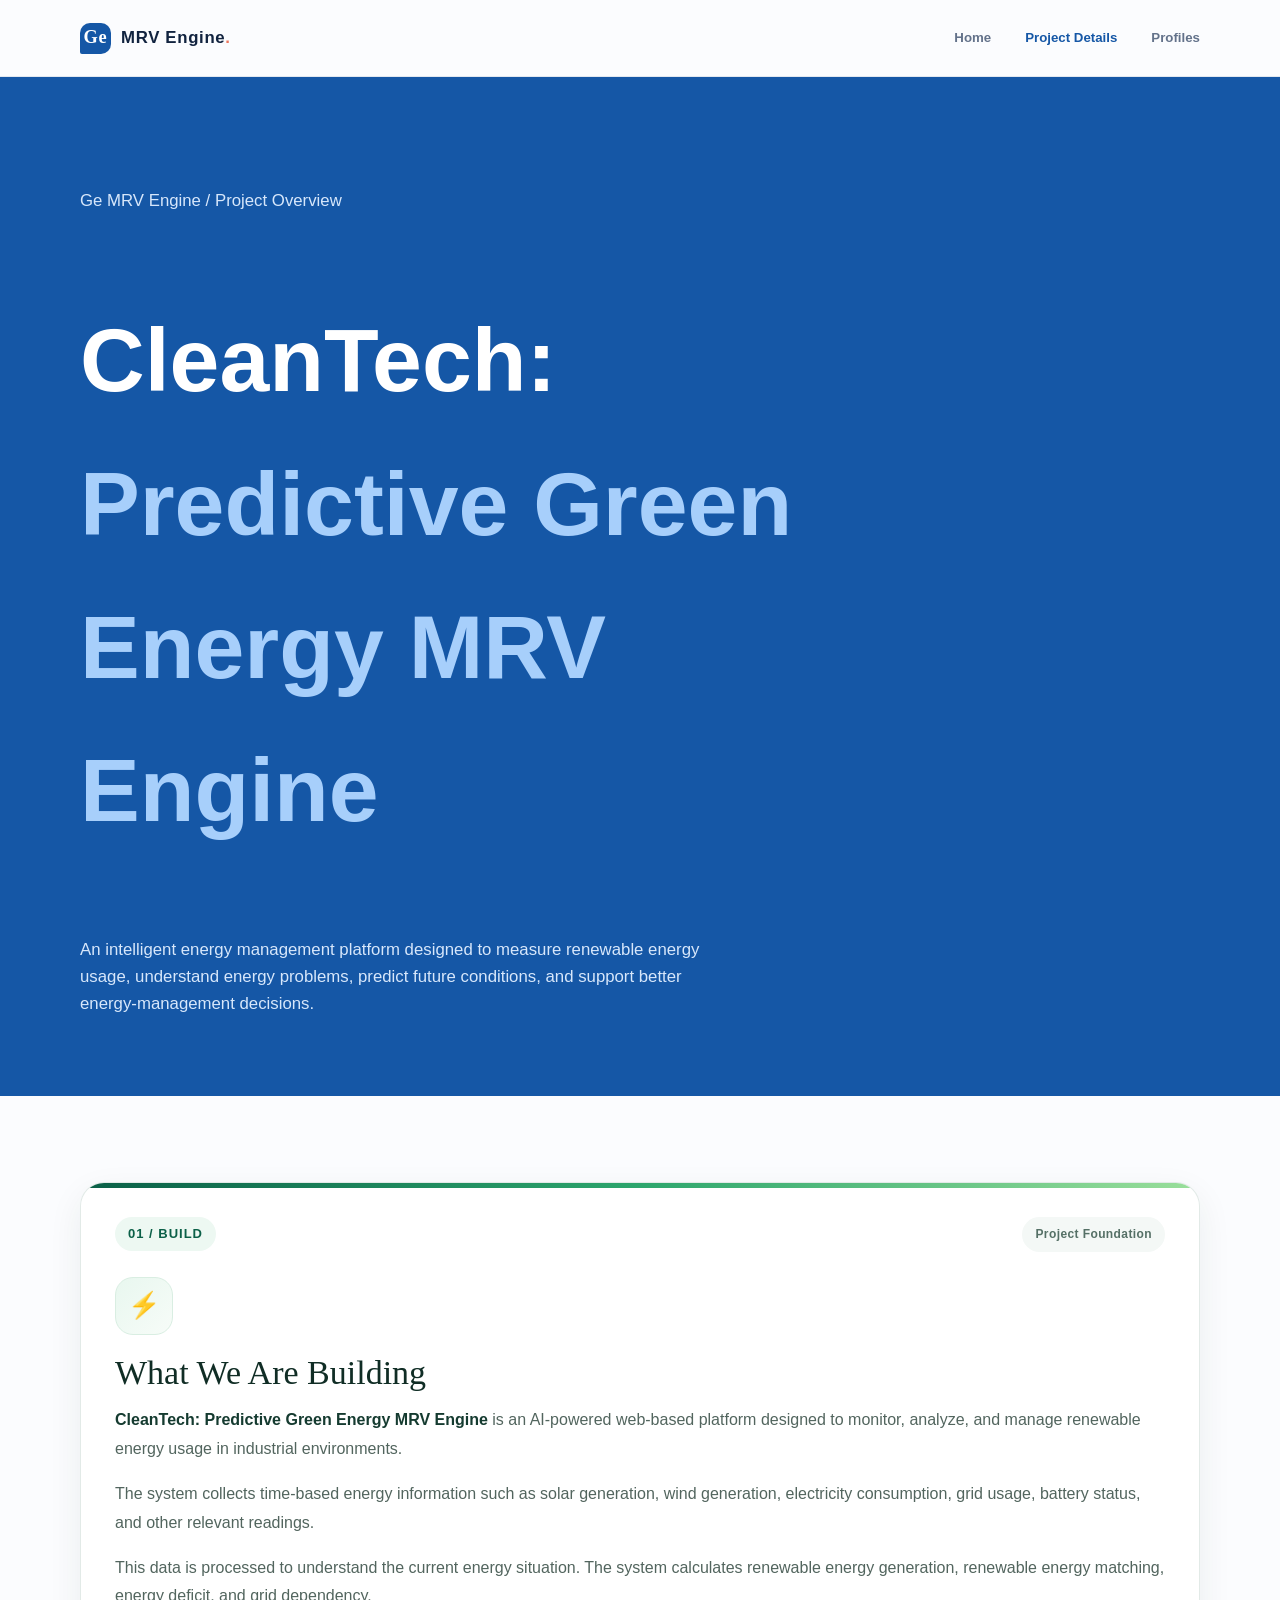
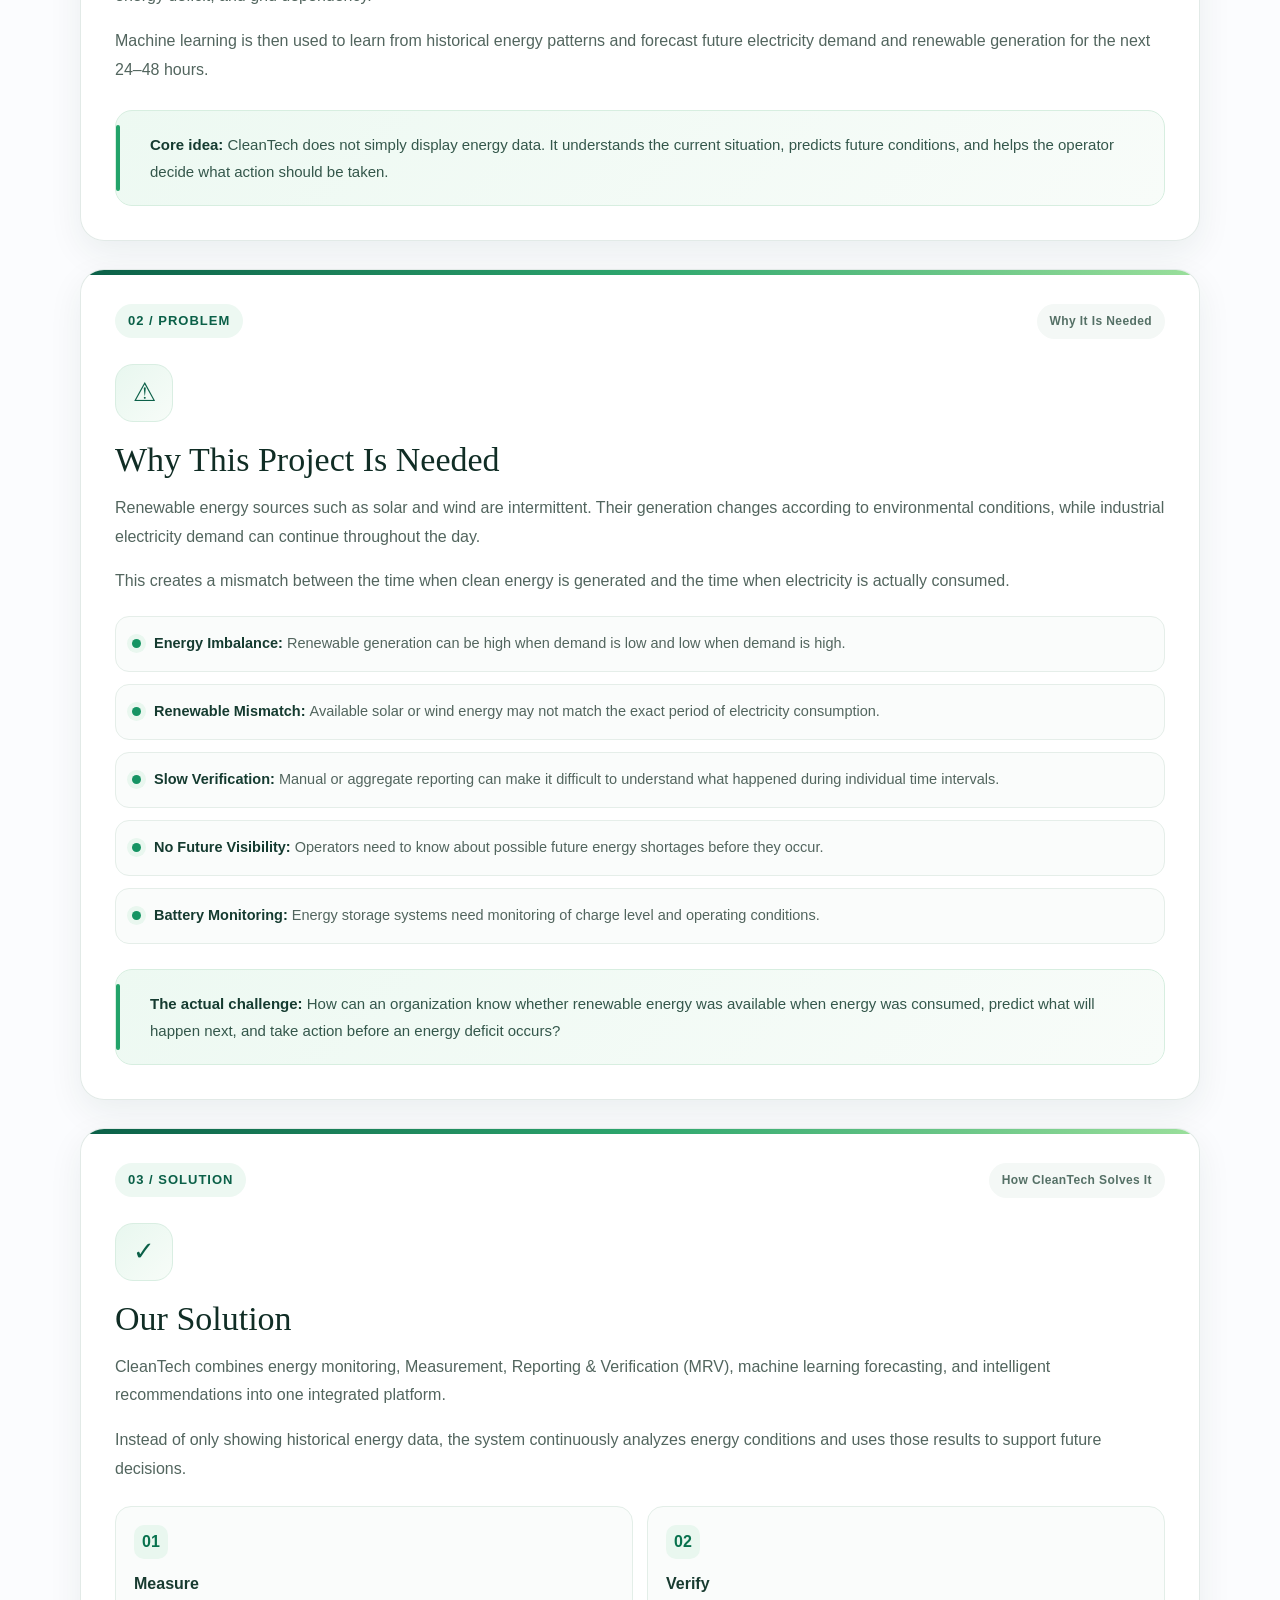
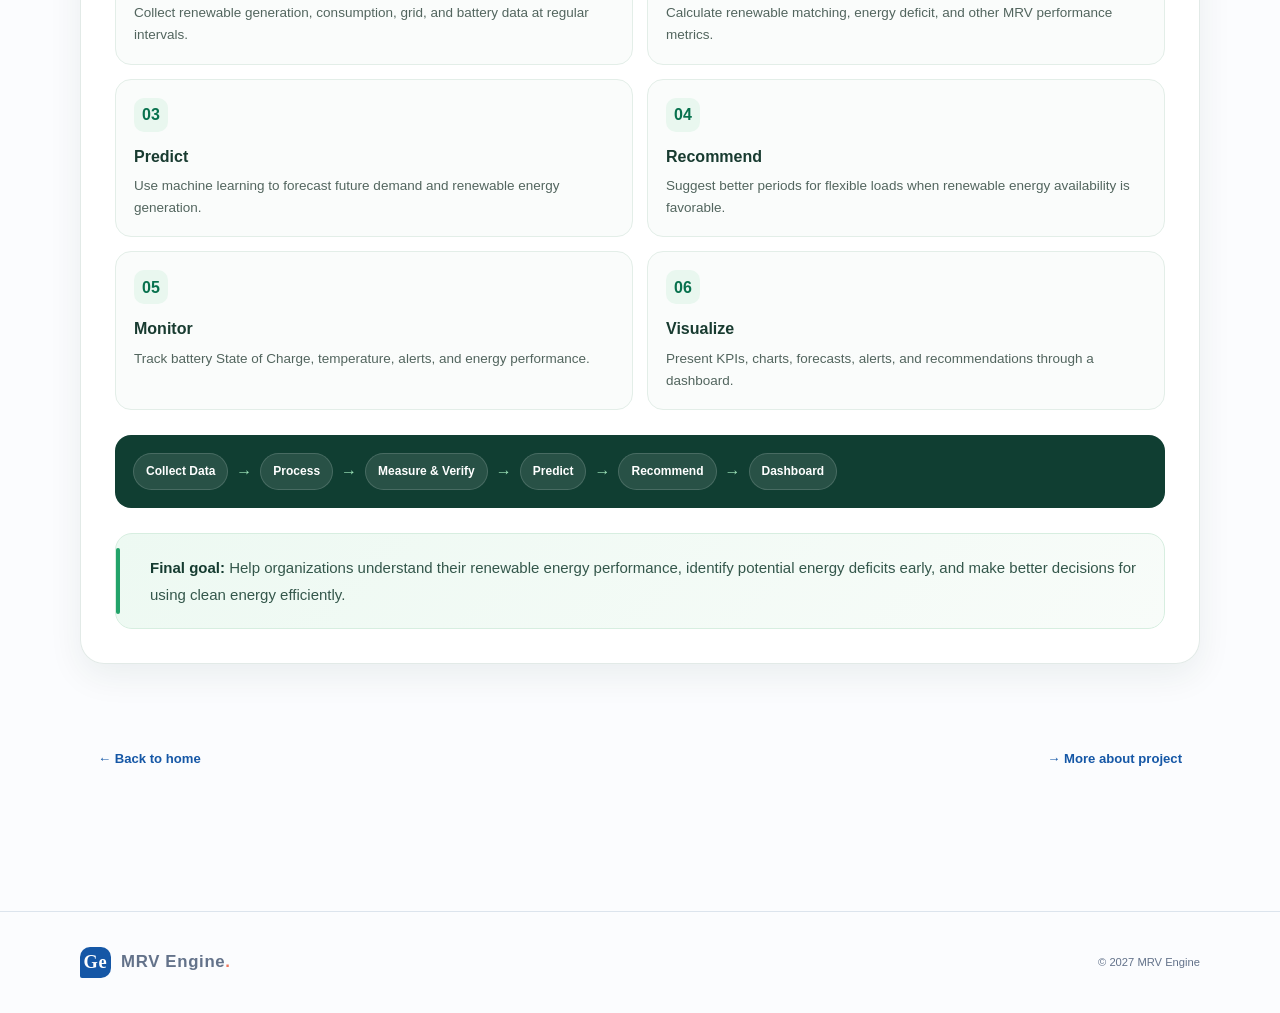
<file: project-details.html>
<!DOCTYPE html>
<html lang="en">

<head>

  <meta charset="UTF-8">

  <meta
    name="viewport"
    content="width=device-width, initial-scale=1.0"
  >

  <meta
    name="description"
    content="CleanTech Predictive Green Energy MRV Engine project details."
  >

  <title>CleanTech | MRV Engine</title>

  <link rel="stylesheet" href="css/style.css">

  <script src="js/script.js" defer></script>


  <!-- ================= PAGE UI ================= -->

  <style>

    /* Main documentation cards */

    .cleantech-cards {
      display: grid;
      grid-template-columns: 1fr;
      gap: 28px;
      margin-top: 10px;
    }


    .cleantech-card {
      position: relative;
      overflow: hidden;

      background: rgba(255, 255, 255, 0.96);

      border: 1px solid rgba(18, 80, 60, 0.12);

      border-radius: 24px;

      padding: 34px;

      box-shadow:
        0 12px 35px rgba(12, 60, 45, 0.07);

      transition:
        transform 0.25s ease,
        box-shadow 0.25s ease,
        border-color 0.25s ease;
    }


    .cleantech-card:hover {
      transform: translateY(-5px);

      box-shadow:
        0 20px 45px rgba(12, 60, 45, 0.12);

      border-color: rgba(18, 125, 82, 0.28);
    }


    /* Decorative top line */

    .cleantech-card::before {
      content: "";

      position: absolute;

      top: 0;
      left: 0;

      width: 100%;
      height: 5px;

      background:
        linear-gradient(
          90deg,
          #0b6048,
          #2da66d,
          #9adf9b
        );
    }


    /* Card header */

    .card-top {
      display: flex;

      align-items: center;

      justify-content: space-between;

      gap: 20px;

      margin-bottom: 25px;
    }


    .card-number {
      display: inline-flex;

      align-items: center;

      justify-content: center;

      min-width: 54px;
      height: 34px;

      padding: 0 13px;

      border-radius: 50px;

      background: #edf8f2;

      color: #0b6048;

      font-size: 13px;

      font-weight: 800;

      letter-spacing: 1px;
    }


    .card-badge {
      padding: 8px 13px;

      border-radius: 50px;

      background: #f4f8f6;

      color: #557066;

      font-size: 12px;

      font-weight: 700;

      letter-spacing: 0.4px;
    }


    /* Icon */

    .card-icon {
      width: 58px;
      height: 58px;

      display: flex;

      align-items: center;
      justify-content: center;

      border-radius: 18px;

      background:
        linear-gradient(
          135deg,
          #e8f7ef,
          #f7fcf8
        );

      border: 1px solid #d9eee2;

      color: #0b6048;

      font-size: 26px;

      margin-bottom: 20px;
    }


    .cleantech-card h2 {
      margin-top: 0;

      margin-bottom: 15px;

      font-size: clamp(25px, 3vw, 34px);

      color: #102d25;
    }


    .cleantech-card h3 {
      margin-top: 27px;

      margin-bottom: 9px;

      color: #126247;

      font-size: 18px;
    }


    .cleantech-card p {
      line-height: 1.8;

      color: #52655e;

      font-size: 16px;

      margin-bottom: 15px;
    }


    .cleantech-card strong {
      color: #153b30;
    }


    /* Highlight box */

    .card-highlight {
      margin-top: 25px;

      padding: 20px 22px;

      border-radius: 17px;

      background:
        linear-gradient(
          135deg,
          #edf9f2,
          #f8fcf9
        );

      border: 1px solid #d7eee0;

      position: relative;
    }


    .card-highlight::before {
      content: "";

      position: absolute;

      left: 0;
      top: 14px;
      bottom: 14px;

      width: 4px;

      border-radius: 5px;

      background: #23a36a;
    }


    .card-highlight p {
      margin: 0;

      padding-left: 12px;

      color: #34574b;

      font-size: 15px;
    }


    /* Problem list */

    .problem-list {
      display: grid;

      gap: 12px;

      margin-top: 20px;
    }


    .problem-item {
      display: flex;

      align-items: flex-start;

      gap: 13px;

      padding: 15px 16px;

      border-radius: 14px;

      background: #fafcfb;

      border: 1px solid #e5eee9;
    }


    .problem-dot {
      flex-shrink: 0;

      width: 9px;
      height: 9px;

      margin-top: 7px;

      border-radius: 50%;

      background: #159463;

      box-shadow:
        0 0 0 5px #e9f7ef;
    }


    .problem-item p {
      margin: 0;

      font-size: 14.5px;

      line-height: 1.65;
    }


    /* Solution features */

    .solution-grid {
      display: grid;

      grid-template-columns:
        repeat(2, minmax(0, 1fr));

      gap: 14px;

      margin-top: 22px;
    }


    .solution-item {
      padding: 18px;

      border-radius: 16px;

      background: #fafcfb;

      border: 1px solid #e3eee8;
    }


    .solution-item span {
      display: flex;

      align-items: center;

      justify-content: center;

      width: 34px;
      height: 34px;

      margin-bottom: 12px;

      border-radius: 10px;

      background: #e9f7ef;

      color: #08724e;

      font-weight: 800;
    }


    .solution-item strong {
      display: block;

      margin-bottom: 6px;

      color: #183b30;
    }


    .solution-item p {
      font-size: 13.5px;

      line-height: 1.6;

      margin: 0;
    }


    /* Flow */

    .solution-flow {
      display: flex;

      align-items: center;

      flex-wrap: wrap;

      gap: 8px;

      margin-top: 25px;

      padding: 18px;

      border-radius: 16px;

      background: #103e32;

      color: white;
    }


    .flow-step {
      padding: 8px 12px;

      border-radius: 30px;

      background: rgba(255,255,255,0.10);

      border: 1px solid rgba(255,255,255,0.15);

      font-size: 12px;

      font-weight: 600;
    }


    .flow-arrow {
      color: #9ce3b8;

      font-weight: bold;
    }


    /* Bottom navigation */

    .project-navigation {
      display: flex;

      justify-content: space-between;

      align-items: center;

      gap: 20px;

      margin-top: 32px;

      padding-bottom: 20px;
    }


    .project-navigation .back-link {
      display: inline-flex;

      align-items: center;

      padding: 12px 18px;

      border-radius: 12px;

      transition:
        background 0.2s ease,
        transform 0.2s ease;
    }


    .project-navigation .back-link:hover {
      background: #edf8f2;

      transform: translateY(-2px);
    }


    /* Mobile */

    @media (max-width: 700px) {

      .cleantech-card {
        padding: 23px;

        border-radius: 19px;
      }


      .solution-grid {
        grid-template-columns: 1fr;
      }


      .card-top {
        align-items: flex-start;
      }


      .card-badge {
        display: none;
      }


      .project-navigation {
        flex-direction: column;

        align-items: stretch;
      }


      .project-navigation .back-link {
        justify-content: center;
      }


      .solution-flow {
        flex-direction: column;

        align-items: stretch;
      }


      .flow-arrow {
        text-align: center;

        transform: rotate(90deg);
      }

    }

  </style>

</head>


<body>


  <!-- ================= HEADER ================= -->

  <header class="site-header">

    <nav
      class="navbar container"
      aria-label="Primary navigation"
    >

      <a class="brand" href="index.html">

        <span class="brand-mark">
          Ge
        </span>

        <span>
          MRV Engine<span class="brand-dot">.</span>
        </span>

      </a>


      <button
        class="menu-toggle"
        type="button"
        aria-expanded="false"
        aria-controls="primary-menu"
      >

        <span></span>
        <span></span>
        <span></span>

        <span class="sr-only">
          Toggle menu
        </span>

      </button>


      <div
        class="nav-links"
        id="primary-menu"
      >

        <a href="index.html">
          Home
        </a>

        <a
          class="active"
          href="#details"
        >
          Project Details
        </a>

        <a href="index.html#profiles">
          Profiles
        </a>

      </div>

    </nav>

  </header>



  <!-- ================= MAIN ================= -->

  <main id="details">


    <!-- ================= HERO ================= -->

    <section class="project-hero">

      <div class="container reveal">

        <p>
          Ge MRV Engine / Project Overview
        </p>


        <h1>
          CleanTech:
          <em>Predictive Green Energy MRV Engine</em>
        </h1>


        <p>
          An intelligent energy management platform designed to
          measure renewable energy usage, understand energy
          problems, predict future conditions, and support better
          energy-management decisions.
        </p>

      </div>

    </section>



    <!-- ================= THREE MAIN CARDS ================= -->

    <section class="project-main container">

      <div class="cleantech-cards">



        <!-- ================================================= -->
        <!-- CARD 01 -->
        <!-- ================================================= -->

        <article class="cleantech-card reveal">


          <div class="card-top">

            <span class="card-number">
              01 / BUILD
            </span>

            <span class="card-badge">
              Project Foundation
            </span>

          </div>


          <div class="card-icon">
            ⚡
          </div>


          <h2>
            What We Are Building
          </h2>


          <p>
            <strong>
              CleanTech: Predictive Green Energy MRV Engine
            </strong>
            is an AI-powered web-based platform designed to
            monitor, analyze, and manage renewable energy usage
            in industrial environments.
          </p>


          <p>
            The system collects time-based energy information
            such as solar generation, wind generation,
            electricity consumption, grid usage, battery status,
            and other relevant readings.
          </p>


          <p>
            This data is processed to understand the current
            energy situation. The system calculates renewable
            energy generation, renewable energy matching,
            energy deficit, and grid dependency.
          </p>


          <p>
            Machine learning is then used to learn from historical
            energy patterns and forecast future electricity demand
            and renewable generation for the next 24–48 hours.
          </p>


          <div class="card-highlight">

            <p>
              <strong>
                Core idea:
              </strong>

              CleanTech does not simply display energy data.
              It understands the current situation, predicts
              future conditions, and helps the operator decide
              what action should be taken.
            </p>

          </div>


        </article>



        <!-- ================================================= -->
        <!-- CARD 02 -->
        <!-- ================================================= -->

        <article class="cleantech-card reveal">


          <div class="card-top">

            <span class="card-number">
              02 / PROBLEM
            </span>

            <span class="card-badge">
              Why It Is Needed
            </span>

          </div>


          <div class="card-icon">
            ⚠
          </div>


          <h2>
            Why This Project Is Needed
          </h2>


          <p>
            Renewable energy sources such as solar and wind are
            intermittent. Their generation changes according to
            environmental conditions, while industrial electricity
            demand can continue throughout the day.
          </p>


          <p>
            This creates a mismatch between the time when clean
            energy is generated and the time when electricity is
            actually consumed.
          </p>


          <div class="problem-list">


            <div class="problem-item">

              <span class="problem-dot"></span>

              <p>
                <strong>
                  Energy Imbalance:
                </strong>

                Renewable generation can be high when demand is
                low and low when demand is high.
              </p>

            </div>


            <div class="problem-item">

              <span class="problem-dot"></span>

              <p>
                <strong>
                  Renewable Mismatch:
                </strong>

                Available solar or wind energy may not match
                the exact period of electricity consumption.
              </p>

            </div>


            <div class="problem-item">

              <span class="problem-dot"></span>

              <p>
                <strong>
                  Slow Verification:
                </strong>

                Manual or aggregate reporting can make it
                difficult to understand what happened during
                individual time intervals.
              </p>

            </div>


            <div class="problem-item">

              <span class="problem-dot"></span>

              <p>
                <strong>
                  No Future Visibility:
                </strong>

                Operators need to know about possible future
                energy shortages before they occur.
              </p>

            </div>


            <div class="problem-item">

              <span class="problem-dot"></span>

              <p>
                <strong>
                  Battery Monitoring:
                </strong>

                Energy storage systems need monitoring of
                charge level and operating conditions.
              </p>

            </div>


          </div>


          <div class="card-highlight">

            <p>
              <strong>
                The actual challenge:
              </strong>

              How can an organization know whether renewable
              energy was available when energy was consumed,
              predict what will happen next, and take action
              before an energy deficit occurs?
            </p>

          </div>


        </article>



        <!-- ================================================= -->
        <!-- CARD 03 -->
        <!-- ================================================= -->

        <article class="cleantech-card reveal">


          <div class="card-top">

            <span class="card-number">
              03 / SOLUTION
            </span>

            <span class="card-badge">
              How CleanTech Solves It
            </span>

          </div>


          <div class="card-icon">
            ✓
          </div>


          <h2>
            Our Solution
          </h2>


          <p>
            CleanTech combines energy monitoring, Measurement,
            Reporting & Verification (MRV), machine learning
            forecasting, and intelligent recommendations into
            one integrated platform.
          </p>


          <p>
            Instead of only showing historical energy data, the
            system continuously analyzes energy conditions and
            uses those results to support future decisions.
          </p>


          <div class="solution-grid">


            <div class="solution-item">

              <span>
                01
              </span>

              <strong>
                Measure
              </strong>

              <p>
                Collect renewable generation, consumption,
                grid, and battery data at regular intervals.
              </p>

            </div>


            <div class="solution-item">

              <span>
                02
              </span>

              <strong>
                Verify
              </strong>

              <p>
                Calculate renewable matching, energy deficit,
                and other MRV performance metrics.
              </p>

            </div>


            <div class="solution-item">

              <span>
                03
              </span>

              <strong>
                Predict
              </strong>

              <p>
                Use machine learning to forecast future demand
                and renewable energy generation.
              </p>

            </div>


            <div class="solution-item">

              <span>
                04
              </span>

              <strong>
                Recommend
              </strong>

              <p>
                Suggest better periods for flexible loads when
                renewable energy availability is favorable.
              </p>

            </div>


            <div class="solution-item">

              <span>
                05
              </span>

              <strong>
                Monitor
              </strong>

              <p>
                Track battery State of Charge, temperature,
                alerts, and energy performance.
              </p>

            </div>


            <div class="solution-item">

              <span>
                06
              </span>

              <strong>
                Visualize
              </strong>

              <p>
                Present KPIs, charts, forecasts, alerts, and
                recommendations through a dashboard.
              </p>

            </div>


          </div>


          <!-- SYSTEM FLOW -->

          <div class="solution-flow">

            <span class="flow-step">
              Collect Data
            </span>

            <span class="flow-arrow">
              →
            </span>

            <span class="flow-step">
              Process
            </span>

            <span class="flow-arrow">
              →
            </span>

            <span class="flow-step">
              Measure & Verify
            </span>

            <span class="flow-arrow">
              →
            </span>

            <span class="flow-step">
              Predict
            </span>

            <span class="flow-arrow">
              →
            </span>

            <span class="flow-step">
              Recommend
            </span>

            <span class="flow-arrow">
              →
            </span>

            <span class="flow-step">
              Dashboard
            </span>

          </div>


          <div class="card-highlight">

            <p>
              <strong>
                Final goal:
              </strong>

              Help organizations understand their renewable
              energy performance, identify potential energy
              deficits early, and make better decisions for
              using clean energy efficiently.
            </p>

          </div>


        </article>


      </div>



      <!-- ================= NAVIGATION BUTTONS ================= -->

      <div class="project-navigation">


        <a
          class="back-link"
          href="index.html"
        >
          &larr; Back to home
        </a>


        <a
          class="back-link"
          href="detailed.html"
        >
          &rarr; More about project
        </a>


      </div>


    </section>

  </main>



  <!-- ================= FOOTER ================= -->

  <footer class="site-footer">

    <div class="container footer-inner">


      <a
        class="brand"
        href="index.html"
      >

        <span class="brand-mark">
          Ge
        </span>

        <span>
          MRV Engine<span class="brand-dot">.</span>
        </span>

      </a>


      <p>
        &copy; 2027 MRV Engine
      </p>


    </div>

  </footer>


</body>

</html>
</file>
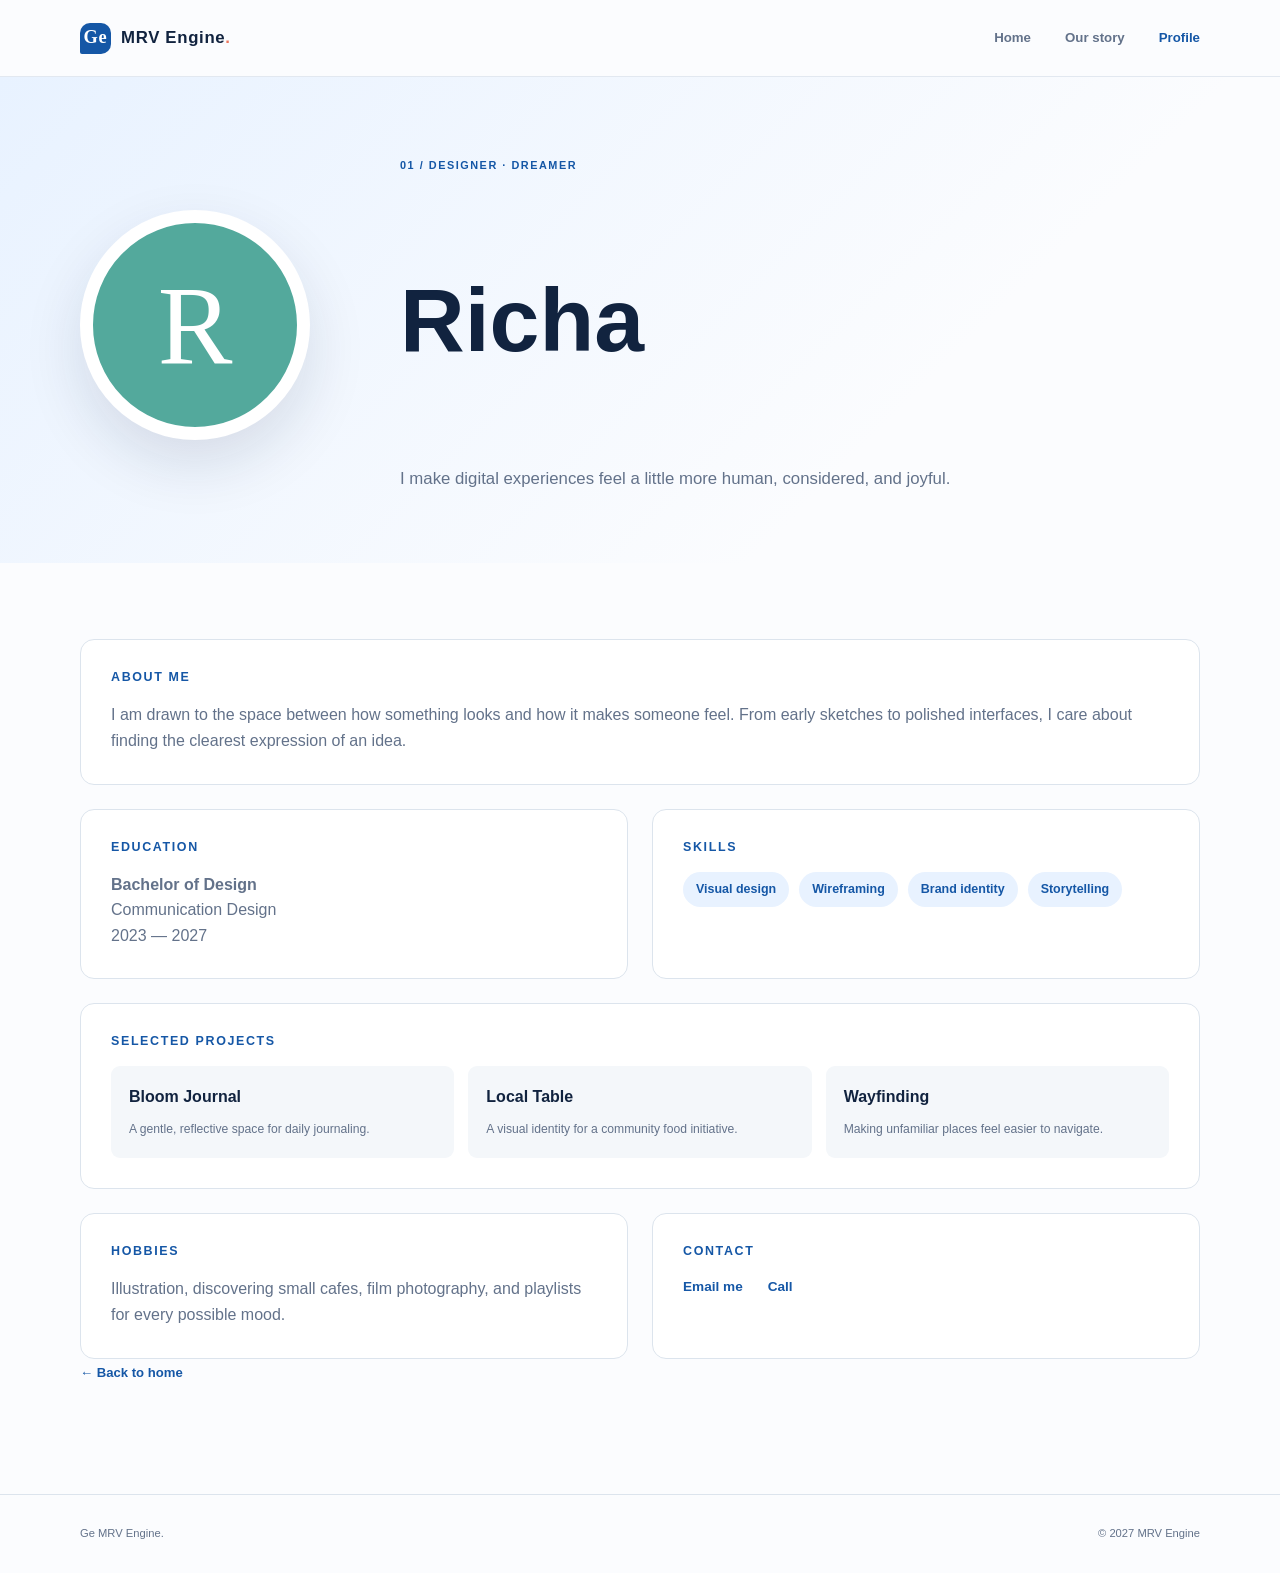
<file: richa.html>
<!DOCTYPE html>
<html lang="en">
<head><meta charset="UTF-8"><meta name="viewport" content="width=device-width, initial-scale=1.0"><meta name="description" content="Richa's personal profile."><title>Richa | MRV Engine </title><link rel="stylesheet" href="css/style.css"><script src="js/script.js" defer></script></head>
<body>
  <header class="site-header"><nav class="navbar container" aria-label="Primary navigation"><a class="brand" href="index.html"><span class="brand-mark">Ge</span><span>MRV Engine<span class="brand-dot">.</span></span></a><button class="menu-toggle" type="button" aria-expanded="false" aria-controls="primary-menu"><span></span><span></span><span></span><span class="sr-only">Toggle menu</span></button><div class="nav-links" id="primary-menu"><a href="index.html">Home</a><a href="index.html#story">Our story</a><a class="active" href="#profile">Profile</a></div></nav></header>
  <main id="profile"><section class="profile-hero"><div class="container profile-hero-inner reveal"><div class="profile-photo richa" aria-label="Profile photo placeholder for Richa">R</div><div><p class="eyebrow">01 / Designer · Dreamer</p><h1>Richa</h1><p class="profile-intro">I make digital experiences feel a little more human, considered, and joyful.</p></div></div></section><section class="profile-main container"><div class="profile-layout"><article class="info-section wide reveal"><h2>About me</h2><p>I am drawn to the space between how something looks and how it makes someone feel. From early sketches to polished interfaces, I care about finding the clearest expression of an idea.</p></article><article class="info-section reveal"><h2>Education</h2><p><strong>Bachelor of Design</strong><br>Communication Design<br><span class="muted">2023 — 2027</span></p></article><article class="info-section reveal"><h2>Skills</h2><ul><li>Visual design</li><li>Wireframing</li><li>Brand identity</li><li>Storytelling</li></ul></article><article class="info-section wide reveal"><h2>Selected projects</h2><div class="project-list"><div class="project-item"><strong>Bloom Journal</strong><span>A gentle, reflective space for daily journaling.</span></div><div class="project-item"><strong>Local Table</strong><span>A visual identity for a community food initiative.</span></div><div class="project-item"><strong>Wayfinding</strong><span>Making unfamiliar places feel easier to navigate.</span></div></div></article><article class="info-section reveal"><h2>Hobbies</h2><p>Illustration, discovering small cafes, film photography, and playlists for every possible mood.</p></article><article class="info-section reveal"><h2>Contact</h2><div class="contact-row"><a href="mailto:richa@example.com">Email me</a><a href="tel:+910000000000">Call</a></div></article></div><a class="back-link" href="index.html">&larr; Back to home</a></section></main>
  <footer class="site-footer"><div class="container footer-inner"><span>Ge MRV Engine.</span><span>&copy; 2027 MRV Engine</span></div></footer>
</body></html>
</file>
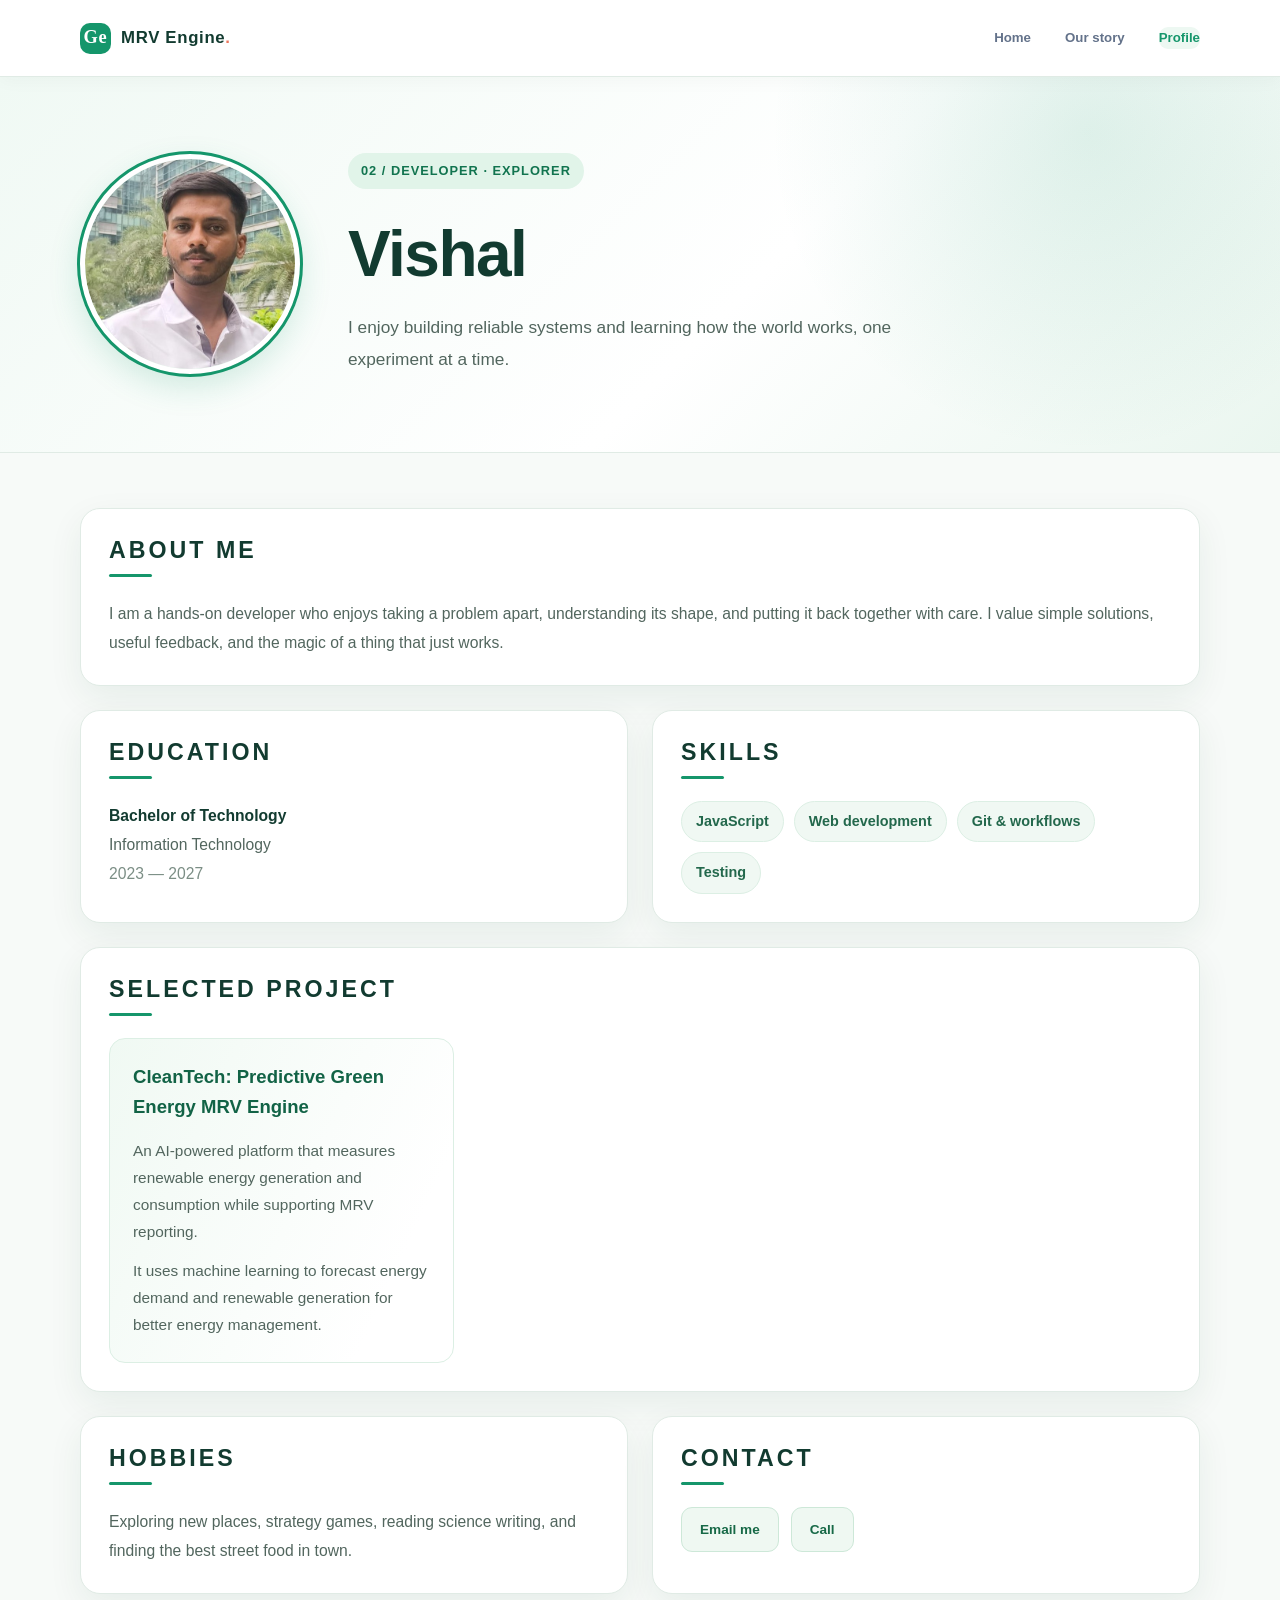
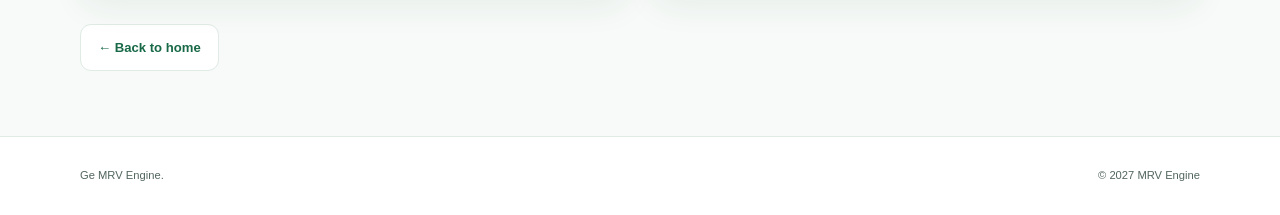
<file: vishal.html>
<!DOCTYPE html>
<html lang="en">
<head>
  <meta charset="UTF-8">
  <meta name="viewport" content="width=device-width, initial-scale=1.0">
  <meta name="description" content="Vishal's personal profile.">
  <title>Vishal | MRV Engine</title>

  <link rel="stylesheet" href="css/style.css">
  <script src="js/script.js" defer></script>

  <!-- UI styling for this HTML page only -->
  <style>
    :root {
      --profile-green: #15966b;
      --profile-dark: #123b30;
      --profile-light: #edf8f2;
      --profile-text: #52665e;
      --profile-border: #e0ebe5;
      --profile-shadow: 0 12px 35px rgba(17, 66, 48, 0.07);
    }

    html {
      scroll-behavior: smooth;
    }

    body {
      background: #f7faf8;
      color: var(--profile-dark);
    }

    .site-header {
      background: rgba(255, 255, 255, 0.96);
      border-bottom: 1px solid var(--profile-border);
      box-shadow: 0 3px 18px rgba(17, 66, 48, 0.035);
    }

    .brand-mark {
      background: var(--profile-green);
      color: white;
      border-radius: 10px;
    }

    .nav-links a {
      transition: color 0.2s ease, background 0.2s ease;
      border-radius: 9px;
    }

    .nav-links a:hover,
    .nav-links a.active {
      color: var(--profile-green);
      background: var(--profile-light);
    }

    /* Profile hero */
    .profile-hero {
      position: relative;
      overflow: hidden;
      padding: 76px 0;
      background:
        radial-gradient(circle at 85% 15%, rgba(21, 150, 107, 0.12), transparent 28%),
        linear-gradient(135deg, #f0f9f4 0%, #ffffff 58%, #eaf6ef 100%);
      border-bottom: 1px solid var(--profile-border);
    }

    .profile-hero-inner {
      display: flex !important;
      flex-direction: row !important;
      align-items: center !important;
      justify-content: flex-start !important;
      gap: 48px !important;
    }

    /* Circular profile photo */
    .profile-photo.vishal {
      box-sizing: border-box !important;
      position: relative;
      width: 220px !important;
      height: 220px !important;
      min-width: 220px !important;
      min-height: 220px !important;
      max-width: 220px !important;
      max-height: 220px !important;
      flex: 0 0 220px !important;
      padding: 0 !important;
      margin: 0 !important;
      overflow: hidden !important;
      border-radius: 50% !important;
      border: 5px solid white !important;
      outline: 3px solid var(--profile-green);
      background: #e5f3eb !important;
      box-shadow: 0 12px 32px rgba(21, 150, 107, 0.18);
      display: flex !important;
      align-items: center !important;
      justify-content: center !important;
    }

    .profile-photo.vishal img {
      display: block !important;
      width: 100% !important;
      height: 100% !important;
      min-width: 0 !important;
      max-width: none !important;
      object-fit: cover !important;
      object-position: center 35% !important;
      border-radius: 50% !important;
      margin: 0 !important;
    }

    .profile-hero-inner > div:nth-child(2) {
      flex: 1 1 auto !important;
      min-width: 0 !important;
    }

    .profile-hero .eyebrow {
      display: inline-block;
      padding: 8px 13px;
      border-radius: 30px;
      background: #e1f4e9;
      color: #11744f;
      font-size: 0.8rem;
      font-weight: 700;
      letter-spacing: 1px;
    }

    .profile-hero h1 {
      margin: 12px 0;
      color: var(--profile-dark);
      font-size: clamp(2.5rem, 5vw, 4.1rem);
      line-height: 1.1;
      letter-spacing: -1.5px;
    }

    .profile-intro {
      max-width: 590px;
      color: var(--profile-text);
      font-size: 1.08rem;
      line-height: 1.85;
    }

    /* Main content layout */
    .profile-main {
      padding-top: 55px;
      padding-bottom: 65px;
    }

    .profile-layout {
      display: grid;
      grid-template-columns: repeat(2, minmax(0, 1fr));
      gap: 24px;
      align-items: stretch;
    }

    .info-section {
      box-sizing: border-box;
      min-width: 0;
      padding: 28px;
      background: #ffffff;
      border: 1px solid var(--profile-border);
      border-radius: 20px;
      box-shadow: var(--profile-shadow);
      transition: transform 0.25s ease, box-shadow 0.25s ease,
        border-color 0.25s ease;
    }

    .info-section:hover {
      transform: translateY(-4px);
      border-color: #b9e3ce;
      box-shadow: 0 17px 38px rgba(17, 66, 48, 0.1);
    }

    .info-section.wide {
      grid-column: 1 / -1;
    }

    .info-section h2 {
      position: relative;
      margin: 0 0 22px;
      padding-bottom: 13px;
      color: var(--profile-dark);
      font-size: 1.45rem;
    }

    .info-section h2::after {
      content: "";
      position: absolute;
      bottom: 0;
      left: 0;
      width: 43px;
      height: 3px;
      border-radius: 5px;
      background: var(--profile-green);
    }

    .info-section p,
    .info-section li {
      color: var(--profile-text);
      font-size: 0.98rem;
      line-height: 1.85;
    }

    .info-section p {
      margin-bottom: 0;
    }

    .info-section strong {
      color: var(--profile-dark);
    }

    .info-section ul {
      display: flex;
      flex-wrap: wrap;
      gap: 10px;
      padding: 0;
      margin: 0;
      list-style: none;
    }

    .info-section ul li {
      padding: 9px 14px;
      border: 1px solid #dcefe4;
      border-radius: 30px;
      background: #f0f8f3;
      color: #23684c;
      font-size: 0.9rem;
      line-height: 1.5;
      transition: background 0.2s ease, transform 0.2s ease;
    }

    .info-section ul li:hover {
      background: #e0f3e7;
      transform: translateY(-2px);
    }

    .muted {
      color: #7b8e85;
    }

    /* Selected project */
    .project-list {
      margin-top: 8px;
    }

    .project-item {
      display: flex;
      flex-direction: column;
      gap: 12px;
      padding: 23px;
      border: 1px solid #dcefe4;
      border-radius: 16px;
      background:
        linear-gradient(115deg, #f0f9f3 0%, #ffffff 80%);
    }

    .project-item strong {
      color: #126346;
      font-size: 1.16rem;
      line-height: 1.6;
    }

    .project-item span {
      color: var(--profile-text);
      font-size: 0.96rem;
      line-height: 1.75;
    }

    /* Contact buttons */
    .contact-row {
      display: flex;
      flex-wrap: wrap;
      gap: 12px;
    }

    .contact-row a {
      display: inline-flex;
      align-items: center;
      justify-content: center;
      padding: 11px 18px;
      border: 1px solid #cde8d8;
      border-radius: 11px;
      background: #eff8f2;
      color: #176947;
      text-decoration: none;
      font-weight: 600;
      transition: background 0.2s ease, transform 0.2s ease;
    }

    .contact-row a:hover {
      background: #dff2e6;
      transform: translateY(-2px);
    }

    .back-link {
      display: inline-flex;
      margin-top: 30px;
      padding: 12px 17px;
      border: 1px solid var(--profile-border);
      border-radius: 11px;
      background: white;
      color: #176947;
      text-decoration: none;
      transition: background 0.2s ease;
    }

    .back-link:hover {
      background: var(--profile-light);
    }

    .site-footer {
      border-top: 1px solid var(--profile-border);
      background: #ffffff;
    }

    .footer-inner {
      color: var(--profile-text);
    }

    /* Tablet and mobile */
    @media (max-width: 768px) {
      .profile-hero {
        padding: 48px 0;
      }

      .profile-hero-inner {
        flex-direction: column !important;
        text-align: center !important;
        gap: 28px !important;
      }

      .profile-photo.vishal {
        width: 180px !important;
        height: 180px !important;
        min-width: 180px !important;
        min-height: 180px !important;
        max-width: 180px !important;
        max-height: 180px !important;
        flex-basis: 180px !important;
      }

      .profile-hero-inner > div:nth-child(2) {
        display: flex !important;
        flex-direction: column !important;
        align-items: center !important;
      }

      .profile-hero h1 {
        font-size: 2.8rem;
      }

      .profile-intro {
        font-size: 1rem;
      }

      .profile-main {
        padding-top: 32px;
        padding-bottom: 42px;
      }

      .profile-layout {
        grid-template-columns: 1fr;
        gap: 18px;
      }

      .info-section,
      .info-section.wide {
        grid-column: 1;
        padding: 23px;
        border-radius: 17px;
      }
    }

    @media (max-width: 420px) {
      .profile-photo.vishal {
        width: 155px !important;
        height: 155px !important;
        min-width: 155px !important;
        min-height: 155px !important;
        max-width: 155px !important;
        max-height: 155px !important;
        flex-basis: 155px !important;
      }

      .profile-hero h1 {
        font-size: 2.35rem;
      }

      .info-section {
        padding: 19px;
      }

      .project-item {
        padding: 17px;
      }
    }

    @media (prefers-reduced-motion: reduce) {
      html {
        scroll-behavior: auto;
      }

      .info-section,
      .contact-row a,
      .back-link {
        transition: none;
      }
    }
  </style>
</head>

<body>

  <!-- Header -->
  <header class="site-header">
    <nav class="navbar container" aria-label="Primary navigation">

      <a class="brand" href="index.html">
        <span class="brand-mark">Ge</span>
        <span>MRV Engine<span class="brand-dot">.</span></span>
      </a>

      <button
        class="menu-toggle"
        type="button"
        aria-expanded="false"
        aria-controls="primary-menu"
      >
        <span></span>
        <span></span>
        <span></span>
        <span class="sr-only">Toggle menu</span>
      </button>

      <div class="nav-links" id="primary-menu">
        <a href="index.html">Home</a>
        <a href="index.html#story">Our story</a>
        <a class="active" href="#profile">Profile</a>
      </div>

    </nav>
  </header>

  <!-- Main content -->
  <main id="profile">

    <!-- Profile hero -->
    <section class="profile-hero">
      <div class="container profile-hero-inner reveal">

        <div
          class="profile-photo vishal"
          aria-label="Profile photo of Vishal"
        >
          <img
            src="images/vishal.jpeg"
            alt="Vishal profile photo"
          >
        </div>

        <div>
          <p class="eyebrow">02 / Developer · Explorer</p>

          <h1>Vishal</h1>

          <p class="profile-intro">
            I enjoy building reliable systems and learning how
            the world works, one experiment at a time.
          </p>
        </div>

      </div>
    </section>

    <!-- Profile details -->
    <section class="profile-main container">
      <div class="profile-layout">

        <!-- About me -->
        <article class="info-section wide reveal">
          <h2>About me</h2>

          <p>
            I am a hands-on developer who enjoys taking a problem
            apart, understanding its shape, and putting it back
            together with care. I value simple solutions, useful
            feedback, and the magic of a thing that just works.
          </p>
        </article>

        <!-- Education -->
        <article class="info-section reveal">
          <h2>Education</h2>

          <p>
            <strong>Bachelor of Technology</strong>
            <br>
            Information Technology
            <br>
            <span class="muted">2023 — 2027</span>
          </p>
        </article>

        <!-- Skills -->
        <article class="info-section reveal">
          <h2>Skills</h2>

          <ul>
            <li>JavaScript</li>
            <li>Web development</li>
            <li>Git &amp; workflows</li>
            <li>Testing</li>
          </ul>
        </article>

        <!-- Selected project -->
        <article class="info-section wide reveal">
          <h2>Selected Project</h2>

          <div class="project-list">
            <div class="project-item">

              <strong>
                CleanTech: Predictive Green Energy MRV Engine
              </strong>

              <span>
                An AI-powered platform that measures renewable energy
                generation and consumption while supporting MRV reporting.
              </span>

              <span>
                It uses machine learning to forecast energy demand
                and renewable generation for better energy management.
              </span>

            </div>
          </div>
        </article>

        <!-- Hobbies -->
        <article class="info-section reveal">
          <h2>Hobbies</h2>

          <p>
            Exploring new places, strategy games, reading science
            writing, and finding the best street food in town.
          </p>
        </article>

        <!-- Contact -->
        <article class="info-section reveal">
          <h2>Contact</h2>

          <div class="contact-row">
            <a href="mailto:vishal@example.com">Email me</a>
            <a href="tel:+910000000000">Call</a>
          </div>
        </article>

      </div>

      <!-- Back to home -->
      <a class="back-link" href="index.html">
        &larr; Back to home
      </a>
    </section>
  </main>

  <!-- Footer -->
  <footer class="site-footer">
    <div class="container footer-inner">
      <span>Ge MRV Engine.</span>
      <span>&copy; 2027 MRV Engine</span>
    </div>
  </footer>

</body>
</html>
</file>
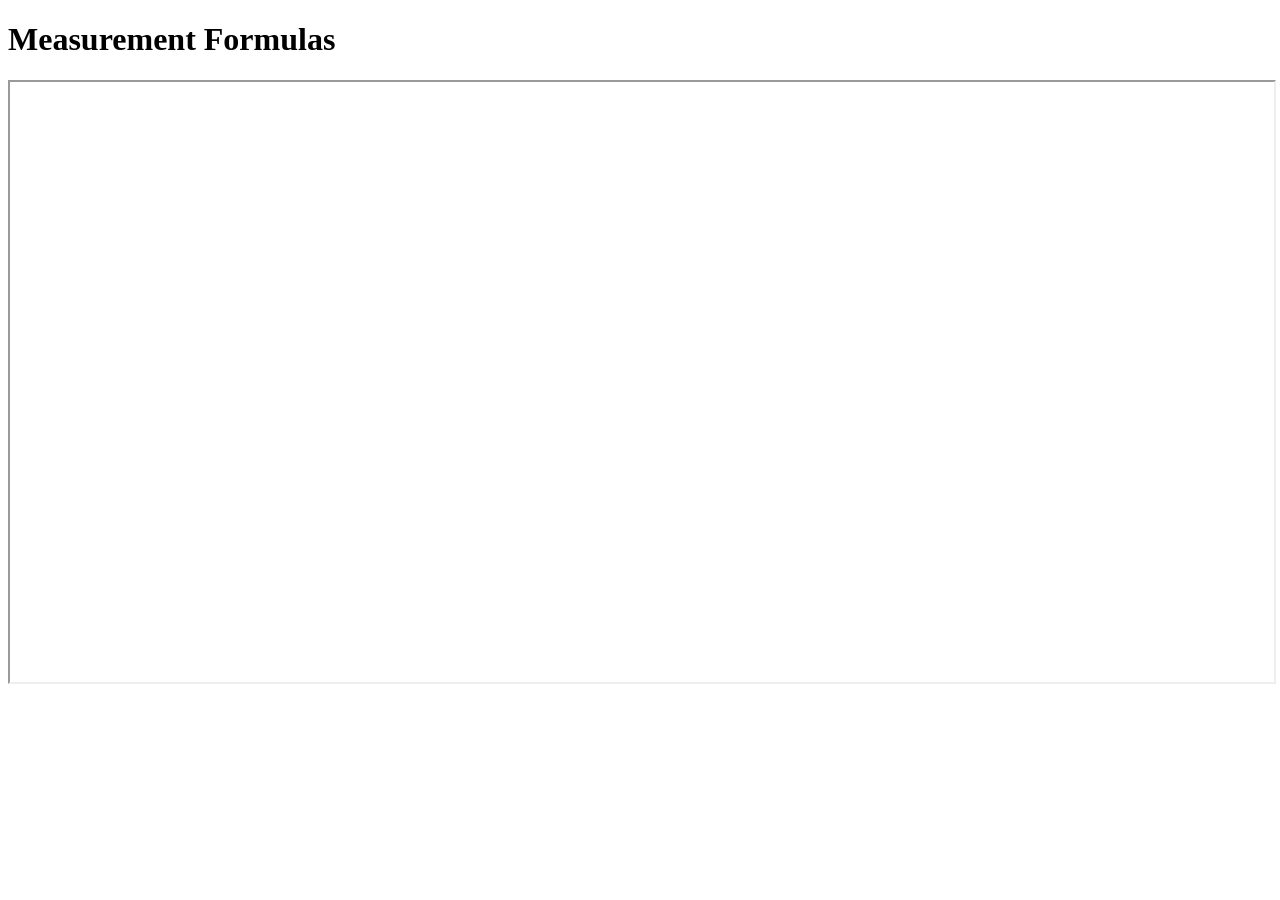
<file: calculation/measurement.html>
<!DOCTYPE html>
<html>
<head>
    <title>Measurement Formulas</title>
</head>
<body>

    <h1>Measurement Formulas</h1>

    <iframe
        src="IMP_PDF/Measurement_MRV_Energy.pdf"
        width="100%"
        height="600px">
    </iframe>

</body>
</html>
</file>
<file: css/style.css>
:root {
  --ink: #11233f;
  --muted: #63728a;
  --line: #dce4ed;
  --paper: #fbfcfe;
  --blue: #1557a6;
  --sky: #e8f2ff;
  --teal: #dff5f1;
  --yellow: #fff0b5;
  --coral: #ffe1d8;
  --shadow: 0 24px 60px rgba(17, 35, 63, .12);
}

* { box-sizing: border-box; }
html { scroll-behavior: smooth; }
body { margin: 0; color: var(--ink); background: var(--paper); font-family: "Trebuchet MS", "Segoe UI", sans-serif; line-height: 1.6; }
a { color: inherit; text-decoration: none; }
.container { width: min(1120px, calc(100% - 48px)); margin: 0 auto; }
.site-header { position: sticky; top: 0; z-index: 10; background: rgba(251, 252, 254, .94); border-bottom: 1px solid rgba(220, 228, 237, .8); backdrop-filter: blur(12px); }
.navbar { min-height: 76px; display: flex; align-items: center; justify-content: space-between; }
.brand { display: inline-flex; align-items: center; gap: 10px; font-weight: 800; letter-spacing: .04em; font-size: 1.05rem; }
.brand-mark { display: grid; width: 31px; height: 31px; place-items: center; border-radius: 10px 10px 10px 2px; color: white; background: var(--blue); font-family: Georgia, serif; font-size: 1.15rem; }
.brand-dot { color: #ee765c; }
.nav-links { display: flex; align-items: center; gap: 34px; color: var(--muted); font-size: .83rem; font-weight: 700; }
.nav-links a { transition: color .2s ease; }.nav-links a:hover, .nav-links a.active { color: var(--blue); }
.menu-toggle { display: none; border: 0; background: transparent; padding: 8px; cursor: pointer; }.menu-toggle span:not(.sr-only) { display: block; width: 23px; height: 2px; margin: 4px 0; background: var(--ink); }
.sr-only { position: absolute; width: 1px; height: 1px; padding: 0; margin: -1px; overflow: hidden; clip: rect(0,0,0,0); white-space: nowrap; border: 0; }
.hero { min-height: 590px; display: grid; grid-template-columns: 1fr .9fr; align-items: center; gap: 40px; padding-top: 54px; padding-bottom: 70px; }
.eyebrow { margin: 0 0 18px; color: var(--blue); text-transform: uppercase; letter-spacing: .14em; font-size: .68rem; font-weight: 800; }.hero h1, h2, h3 { margin: 0; font-family: Georgia, "Times New Roman", serif; font-weight: 500; line-height: 1.05; }.hero h1 { max-width: 620px; font-size: clamp(3.4rem, 7vw, 6rem); letter-spacing: -.04em; }.hero h1 em { color: var(--blue); font-style: normal; }.hero-description { max-width: 460px; margin: 28px 0 34px; color: var(--muted); font-size: 1rem; }.button { display: inline-flex; align-items: center; gap: 18px; padding: 14px 20px; border-radius: 9px; font-size: .82rem; font-weight: 800; transition: transform .25s, box-shadow .25s; }.button-primary { color: white; background: var(--blue); box-shadow: 0 10px 22px rgba(21, 87, 166, .22); }.button:hover { transform: translateY(-3px); box-shadow: 0 15px 28px rgba(21, 87, 166, .25); }
.hero-art { position: relative; height: 390px; display: grid; place-items: center; }.hero-art::before { position: absolute; content: ""; width: 310px; height: 310px; border-radius: 50%; background: var(--sky); }.orbit { position: absolute; border: 1px solid #b8d2ef; border-radius: 50%; transform: rotate(-22deg); }.orbit-one { width: 350px; height: 150px; }.orbit-two { width: 400px; height: 210px; transform: rotate(34deg); }.hero-sun { position: relative; display: grid; width: 164px; height: 164px; place-items: center; color: white; border-radius: 50%; background: var(--blue); font: 5rem Georgia, serif; box-shadow: 0 20px 40px rgba(21, 87, 166, .25); }.hero-sun span { position: absolute; right: 28px; top: 27px; font: 1.8rem "Trebuchet MS", sans-serif; color: #ffcc65; }.floating-note { position: absolute; padding: 9px 13px; color: var(--blue); border: 1px solid #b8d2ef; background: rgba(255,255,255,.8); font-size: .62rem; line-height: 1.2; text-transform: uppercase; letter-spacing: .1em; }.floating-note strong { font-size: .76rem; letter-spacing: 0; }.note-top { top: 28px; right: 5%; transform: rotate(7deg); }.note-bottom { bottom: 36px; left: 7%; transform: rotate(-8deg); color: #be644b; border-color: #f3b9a9; }
.intro-band { padding: 84px 0; color: white; background: var(--blue); }.split-section { display: grid; grid-template-columns: 1fr 1fr; gap: 120px; align-items: center; }.intro-band .eyebrow { color: #a7cffb; }.intro-band h2 { font-size: clamp(2.4rem, 4vw, 4rem); }.section-copy { color: #d7e7fb; font-size: 1.05rem; }.section-copy .muted { color: #9fc1e8; font-size: .9rem; margin-top: 24px; }
.profiles-section { padding-top: 110px; padding-bottom: 120px; }.section-heading { display: flex; justify-content: space-between; align-items: end; margin-bottom: 42px; }.section-heading h2 { font-size: clamp(2.5rem, 4vw, 4rem); }.section-kicker { color: var(--muted); font-size: .75rem; line-height: 1.35; text-align: right; }.section-kicker span { display: inline-block; margin-top: 12px; color: var(--blue); font-size: 1.5rem; }.profile-grid { display: grid; grid-template-columns: repeat(3, 1fr); gap: 20px; }.profile-card { position: relative; min-height: 340px; padding: 24px; display: flex; flex-direction: column; justify-content: space-between; border-radius: 18px; overflow: hidden; transition: transform .3s ease, box-shadow .3s ease; }.profile-card:hover { transform: translateY(-9px); box-shadow: var(--shadow); }.card-nitish { background: var(--yellow); }.card-richa { background: var(--teal); }.card-vishal { background: var(--coral); }.card-top { display: flex; justify-content: space-between; color: rgba(17,35,63,.55); font-size: .73rem; font-weight: 800; }.card-arrow { font-size: 1.35rem; transition: transform .3s; }.profile-card:hover .card-arrow { transform: translate(4px, -4px); }.avatar { width: 118px; height: 118px; margin: auto; display: grid; place-items: center; border: 9px solid rgba(255,255,255,.72); border-radius: 50%; color: white; font: 4.5rem Georgia, serif; box-shadow: 0 10px 25px rgba(17,35,63,.12); }.avatar-nitish { background: #e6a942; }.avatar-richa { background: #53a99c; }.avatar-vishal { background: #e57d64; }.card-role { margin: 0 0 3px; color: var(--muted); font-size: .69rem; text-transform: uppercase; letter-spacing: .1em; font-weight: 800; }.profile-card h3 { font-size: 2.4rem; }.card-link { margin: 13px 0 0; font-size: .76rem; font-weight: 800; }.card-link span { margin-left: 6px; color: var(--blue); }
.site-footer { padding: 30px 0; border-top: 1px solid var(--line); }.footer-inner { display: flex; align-items: center; justify-content: space-between; color: var(--muted); font-size: .7rem; }.reveal { opacity: 0; transform: translateY(20px); transition: opacity .7s ease, transform .7s ease; }.reveal.visible { opacity: 1; transform: translateY(0); }

/* Project details page */
.hero-actions { display: flex; flex-wrap: wrap; gap: 12px; }
.button-secondary { color: var(--blue); border: 1px solid #b8d2ef; background: white; }
.project-hero { padding: 86px 0 78px; color: white; background: var(--blue); }
.project-hero h1 { max-width: 760px; font-size: clamp(3rem, 7vw, 6rem); }
.project-hero h1 em { color: #a7cffb; font-style: normal; }
.project-hero p:not(.eyebrow) { max-width: 620px; margin: 25px 0 0; color: #d7e7fb; font-size: 1.05rem; }
.project-hero .eyebrow { color: #a7cffb; }
.project-main { padding: 76px 0 110px; }
.project-detail-grid { display: grid; grid-template-columns: 1fr 1fr; gap: 24px; }
.project-detail { padding: 32px; border: 1px solid var(--line); border-radius: 14px; background: white; }
.project-detail.wide { grid-column: 1 / -1; }
.project-detail h2 { margin-bottom: 15px; font-size: 1.8rem; }
.project-detail p, .project-detail li { color: var(--muted); }
.project-showcase { display: grid; grid-template-columns: repeat(3, 1fr); gap: 14px; margin-top: 22px; }
.project-showcase article { min-height: 150px; padding: 22px; border-radius: 10px; }
.project-showcase article:nth-child(1) { background: var(--yellow); }.project-showcase article:nth-child(2) { background: var(--teal); }.project-showcase article:nth-child(3) { background: var(--coral); }
.project-showcase h3 { margin-bottom: 8px; font-size: 1.5rem; }.project-showcase p { margin: 0; font-size: .82rem; }
.project-main .back-link { display: inline-block; }

/* Profile page components */
.profile-hero { padding: 80px 0 70px; background: linear-gradient(135deg, var(--sky) 0%, var(--paper) 70%); }.profile-hero-inner { display: grid; grid-template-columns: 260px 1fr; gap: 60px; align-items: center; }.profile-photo { width: 230px; height: 230px; display: grid; place-items: center; border: 13px solid white; border-radius: 50%; color: white; font: 7rem Georgia, serif; box-shadow: var(--shadow); }.profile-photo.nitish { background: #e6a942; }.profile-photo.richa { background: #53a99c; }.profile-photo.vishal { background: #e57d64; }.profile-hero h1 { font-size: clamp(3.3rem, 7vw, 6rem); }.profile-intro { max-width: 620px; margin: 22px 0 0; color: var(--muted); font-size: 1.05rem; }.profile-main { padding: 76px 0 110px; }.profile-layout { display: grid; grid-template-columns: 1fr 1fr; gap: 24px; }.info-section { padding: 30px; border: 1px solid var(--line); border-radius: 14px; background: white; }.info-section.wide { grid-column: 1 / -1; }.info-section h2 { margin-bottom: 18px; color: var(--blue); font: 800 .78rem "Trebuchet MS", sans-serif; text-transform: uppercase; letter-spacing: .13em; }.info-section p { margin: 0; color: var(--muted); }.info-section ul { display: flex; flex-wrap: wrap; gap: 10px; padding: 0; margin: 0; list-style: none; }.info-section li { padding: 8px 13px; border-radius: 100px; color: var(--blue); background: var(--sky); font-size: .78rem; font-weight: 700; }.project-list { display: grid; grid-template-columns: repeat(3, 1fr); gap: 14px; }.project-item { padding: 18px; background: #f4f7fa; border-radius: 9px; }.project-item strong { display: block; margin-bottom: 5px; }.project-item span { color: var(--muted); font-size: .76rem; }.contact-row { display: flex; flex-wrap: wrap; gap: 25px; }.contact-row a { color: var(--blue); font-size: .85rem; font-weight: 700; }.back-link { margin-top: 40px; color: var(--blue); font-size: .82rem; font-weight: 800; }

@media (max-width: 720px) { .container { width: min(100% - 32px, 540px); }.navbar { min-height: 68px; }.menu-toggle { display: block; }.nav-links { position: absolute; top: 68px; right: 16px; left: 16px; display: none; padding: 18px; flex-direction: column; align-items: stretch; gap: 0; border: 1px solid var(--line); border-radius: 10px; background: white; box-shadow: var(--shadow); }.nav-links.open { display: flex; }.nav-links a { padding: 10px; }.hero { min-height: auto; grid-template-columns: 1fr; padding-top: 65px; }.hero h1 { font-size: 3.7rem; }.hero-art { height: 290px; order: -1; }.hero-art::before { width: 220px; height: 220px; }.orbit-one { width: 270px; height: 110px; }.orbit-two { width: 300px; height: 150px; }.hero-sun { width: 125px; height: 125px; font-size: 3.8rem; }.intro-band { padding: 64px 0; }.split-section, .profile-layout { grid-template-columns: 1fr; gap: 32px; }.profiles-section { padding-top: 72px; padding-bottom: 75px; }.section-heading { align-items: start; flex-direction: column; gap: 15px; }.section-kicker { text-align: left; }.profile-grid { grid-template-columns: 1fr; }.profile-card { min-height: 310px; }.footer-inner { align-items: start; flex-direction: column; gap: 14px; }.profile-hero { padding: 55px 0; }.profile-hero-inner { grid-template-columns: 1fr; gap: 32px; }.profile-photo { width: 170px; height: 170px; font-size: 5rem; }.profile-hero h1 { font-size: 4rem; }.profile-main { padding: 50px 0 70px; }.info-section.wide { grid-column: auto; }.project-list { grid-template-columns: 1fr; } }
@media (prefers-reduced-motion: reduce) { html { scroll-behavior: auto; }.reveal { transition: none; }.profile-card, .button { transition: none; } }
@media (max-width: 720px) { .project-detail-grid { grid-template-columns: 1fr; }.project-detail.wide { grid-column: auto; }.project-showcase { grid-template-columns: 1fr; } }
</file>
